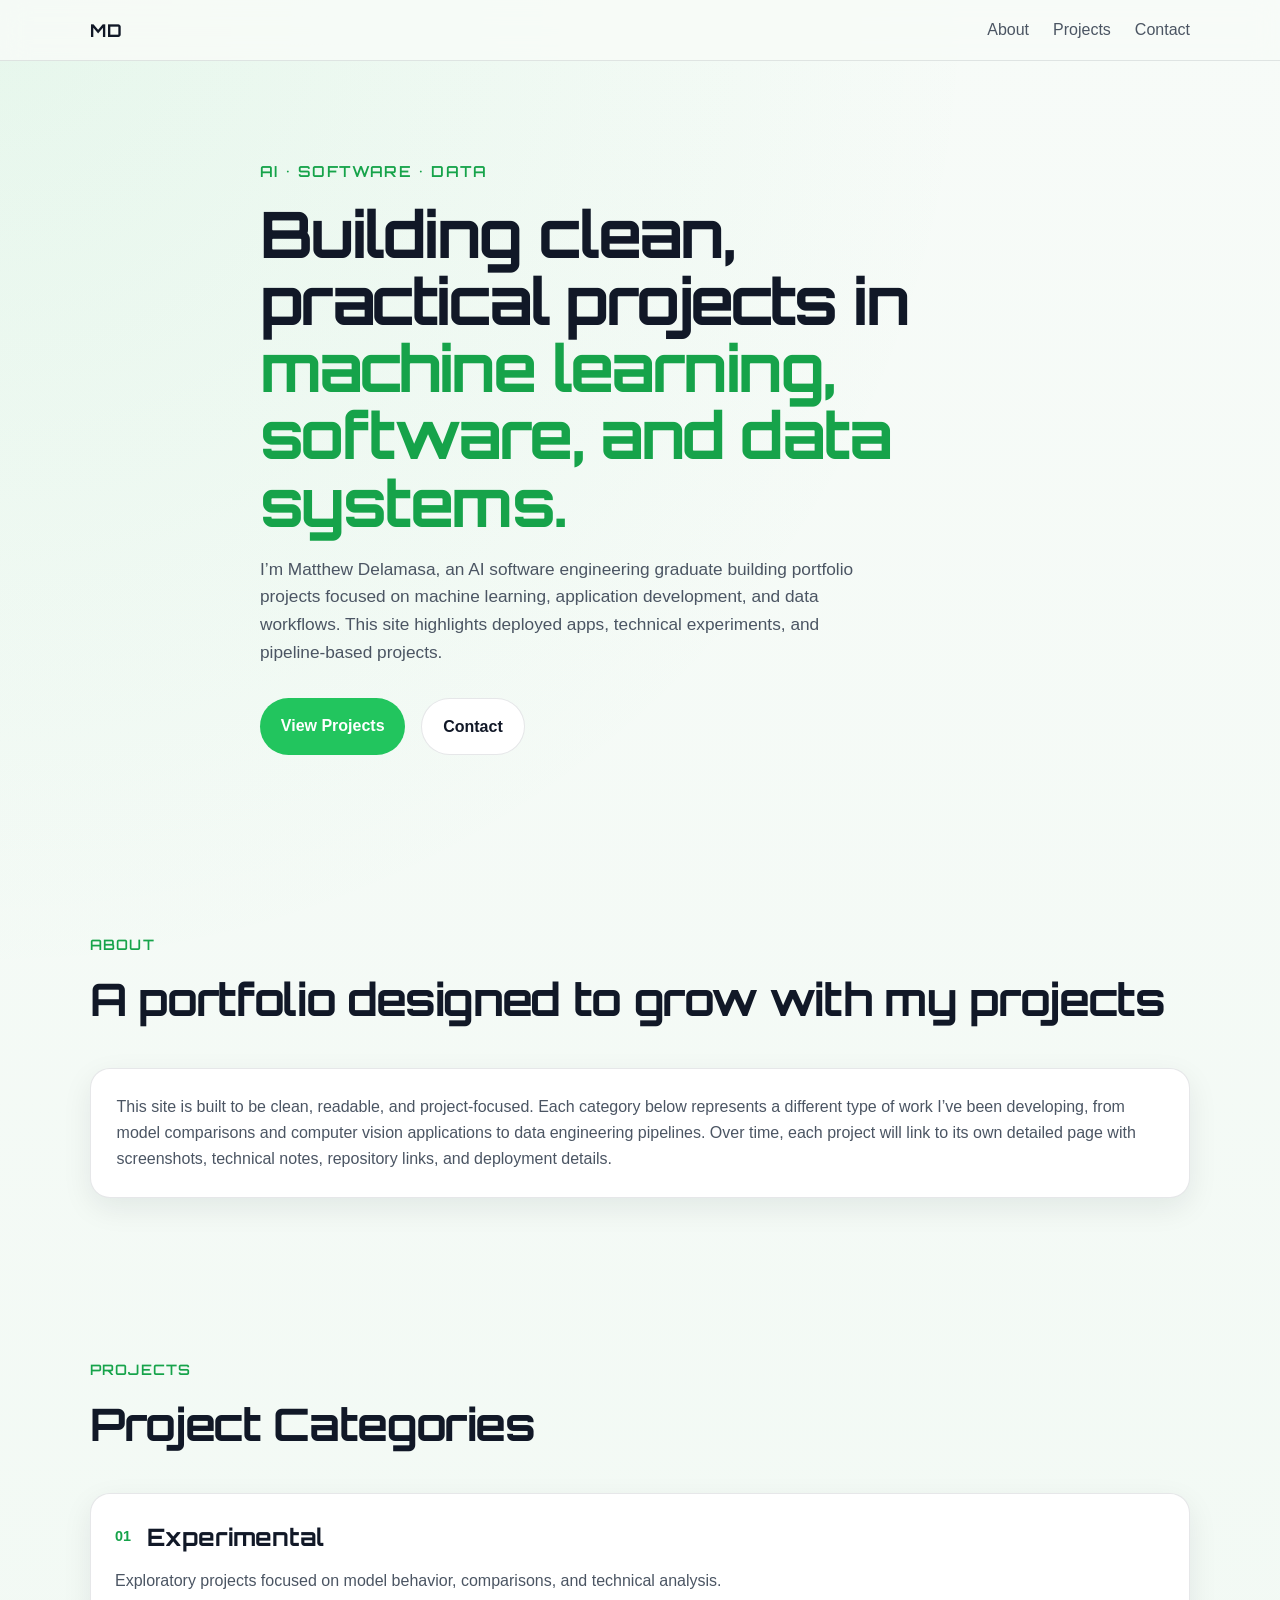
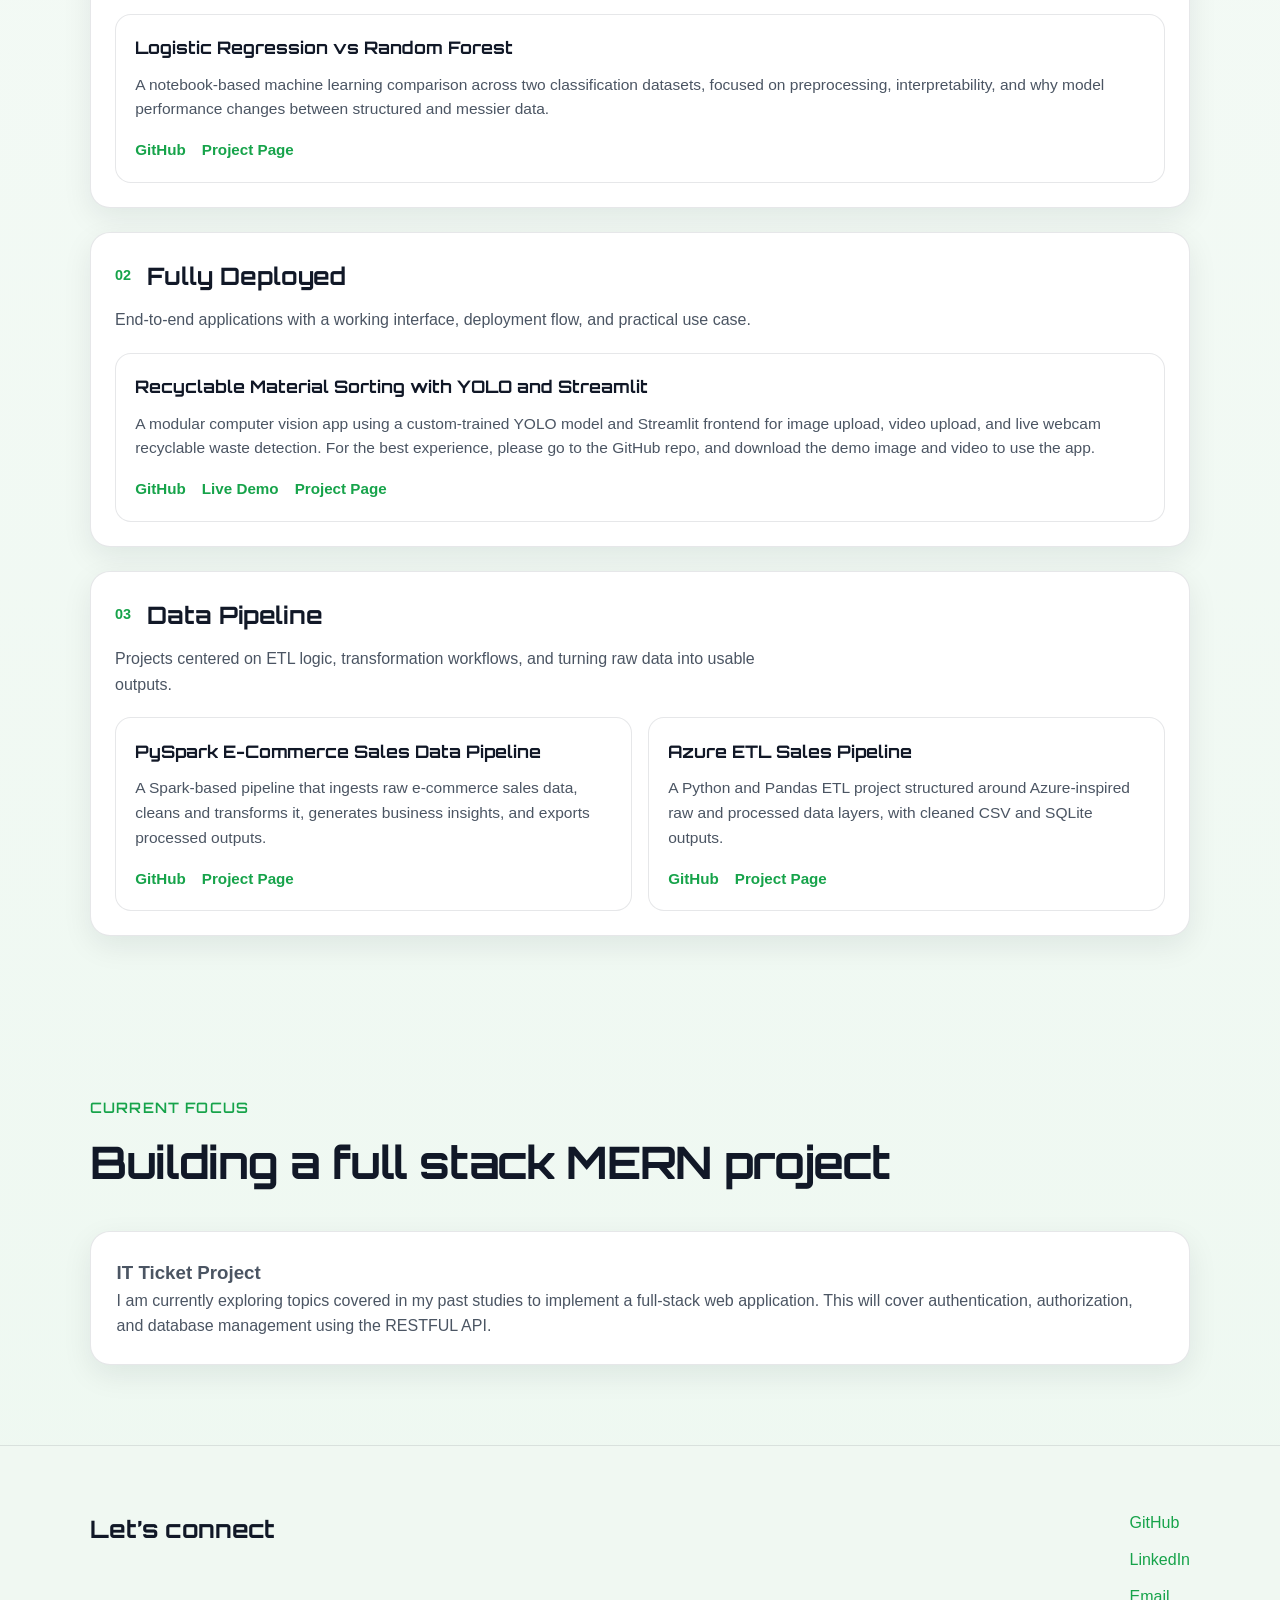
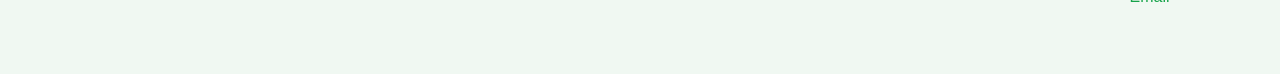
<file: index.html>
<!DOCTYPE html>
<html lang="en">
<head>
  <meta charset="UTF-8" />
  <meta name="viewport" content="width=device-width, initial-scale=1.0" />
  <title>Matthew Delamasa | Portfolio</title>
  <meta
    name="description"
    content="Portfolio website for Matthew Delamasa featuring AI, software, and data projects."
  />
  <link rel="preconnect" href="https://fonts.googleapis.com">
  <link rel="preconnect" href="https://fonts.gstatic.com" crossorigin>
  <link href="https://fonts.googleapis.com/css2?family=Orbitron:wght@400;500;600;700&display=swap" rel="stylesheet">
  <link rel="stylesheet" href="style.css" />
</head>
<body>
  <header class="site-header">
    <div class="container nav">
      <a href="#" class="logo">MD</a>

      <nav class="nav-links">
        <a href="#about">About</a>
        <a href="#categories">Projects</a>
        <a href="#contact">Contact</a>
      </nav>
    </div>
  </header>

  <main>
    <section class="hero">
      <div class="container hero-content">
        <p class="eyebrow">AI • Software • Data</p>

        <h1>
          Building clean, practical projects in
          <span>machine learning, software, and data systems.</span>
        </h1>

        <p class="hero-text">
          I’m Matthew Delamasa, an AI software engineering graduate building portfolio
          projects focused on machine learning, application development, and data workflows.
          This site highlights deployed apps, technical experiments, and pipeline-based projects.
        </p>

        <div class="hero-buttons">
          <a href="#categories" class="btn btn-primary">View Projects</a>
          <a href="#contact" class="btn btn-secondary">Contact</a>
        </div>
      </div>
    </section>

    <section id="about" class="about">
      <div class="container">
        <div class="section-heading">
          <p class="section-label">About</p>
          <h2>A portfolio designed to grow with my projects</h2>
        </div>

        <div class="about-card">
          <p>
            This site is built to be clean, readable, and project-focused. Each category
            below represents a different type of work I’ve been developing, from model
            comparisons and computer vision applications to data engineering pipelines.
            Over time, each project will link to its own detailed page with screenshots,
            technical notes, repository links, and deployment details.
          </p>
        </div>
      </div>
    </section>

    <section id="categories" class="categories">
      <div class="container">
        <div class="section-heading">
          <p class="section-label">Projects</p>
          <h2>Project Categories</h2>
        </div>

        <div class="category-stack">
          <article class="category-panel">
            <div class="category-panel-header">
              <p class="card-tag">01</p>
              <h3>Experimental</h3>
            </div>
            <p class="category-description">
              Exploratory projects focused on model behavior, comparisons, and technical analysis.
            </p>

            <div class="project-list">
              <article class="project-item">
                <h4>Logistic Regression vs Random Forest</h4>
                <p>
                  A notebook-based machine learning comparison across two classification datasets,
                  focused on preprocessing, interpretability, and why model performance changes
                  between structured and messier data.
                </p>
                <div class="project-links">
                  <a href="https://github.com/MatthewDmasa/ml-model-comparison">GitHub</a>
                  <a href="projects\ml-model-comparison.html">Project Page</a>
                </div>
              </article>
            </div>
          </article>

          <article class="category-panel">
            <div class="category-panel-header">
              <p class="card-tag">02</p>
              <h3>Fully Deployed</h3>
            </div>
            <p class="category-description">
              End-to-end applications with a working interface, deployment flow, and practical use case.
            </p>

            <div class="project-list">
              <article class="project-item">
                <h4>Recyclable Material Sorting with YOLO and Streamlit</h4>
                <p>
                  A modular computer vision app using a custom-trained YOLO model and Streamlit
                  frontend for image upload, video upload, and live webcam recyclable waste detection.
                  For the best experience, please go to the GitHub repo, and download the demo image and video
                  to use the app.
                </p>
                <div class="project-links">
                  <a href="https://github.com/MatthewDmasa/recycle-sorter-yolo">GitHub</a>
                  <a href="https://recyclesorter.streamlit.app/">Live Demo</a>
                  <a href="projects\recycle-sorter.html">Project Page</a>
                </div>
              </article>
            </div>
          </article>

          <article class="category-panel">
            <div class="category-panel-header">
              <p class="card-tag">03</p>
              <h3>Data Pipeline</h3>
            </div>
            <p class="category-description">
              Projects centered on ETL logic, transformation workflows, and turning raw data into usable outputs.
            </p>

            <div class="project-list">
              <article class="project-item">
                <h4>PySpark E-Commerce Sales Data Pipeline</h4>
                <p>
                  A Spark-based pipeline that ingests raw e-commerce sales data, cleans and transforms it,
                  generates business insights, and exports processed outputs.
                </p>
                <div class="project-links">
                  <a href="https://github.com/MatthewDmasa/spark-sales-pipeline" target="_blank">GitHub</a>
                  <a href="projects/spark-sales-pipeline.html">Project Page</a>
                </div>
              </article>

              <article class="project-item">
                <h4>Azure ETL Sales Pipeline</h4>
                <p>
                  A Python and Pandas ETL project structured around Azure-inspired raw and processed
                  data layers, with cleaned CSV and SQLite outputs.
                </p>
                <div class="project-links">
                  <a href="https://github.com/MatthewDmasa/azure-etl-sales-pipeline" target="_blank">GitHub</a>
                  <a href="projects/azure-etl-sales-pipeline.html">Project Page</a>
                </div>
              </article>
            </div>
          </article>
        </div>
      </div>
    </section>

    <section class="featured">
      <div class="container">
        <div class="section-heading">
          <p class="section-label">Current Focus</p>
          <h2>Building a full stack MERN project</h2>
        </div>

        <div class="featured-card">
          <h3>IT Ticket Project</h3>
          <p>
            I am currently exploring topics covered in my past studies to implement a full-stack
            web application. This will cover authentication, authorization, and database management
            using the RESTFUL API.
          </p>
        </div>
      </div>
    </section>
  </main>

  <footer id="contact" class="site-footer">
    <div class="container footer-content">
      <div>
        <h2>Let’s connect</h2>
        <p>
        </p>
      </div>

      <div class="footer-links">
        <a href="https://github.com/MatthewDmasa?tab=repositories">GitHub</a>
        <a href="https://www.linkedin.com/in/matthew-delamasa/">LinkedIn</a>
        <a href="mailto:matthew.delamasa@outlook.com">Email</a>
      </div>
    </div>
  </footer>
</body>
</html>
</file>
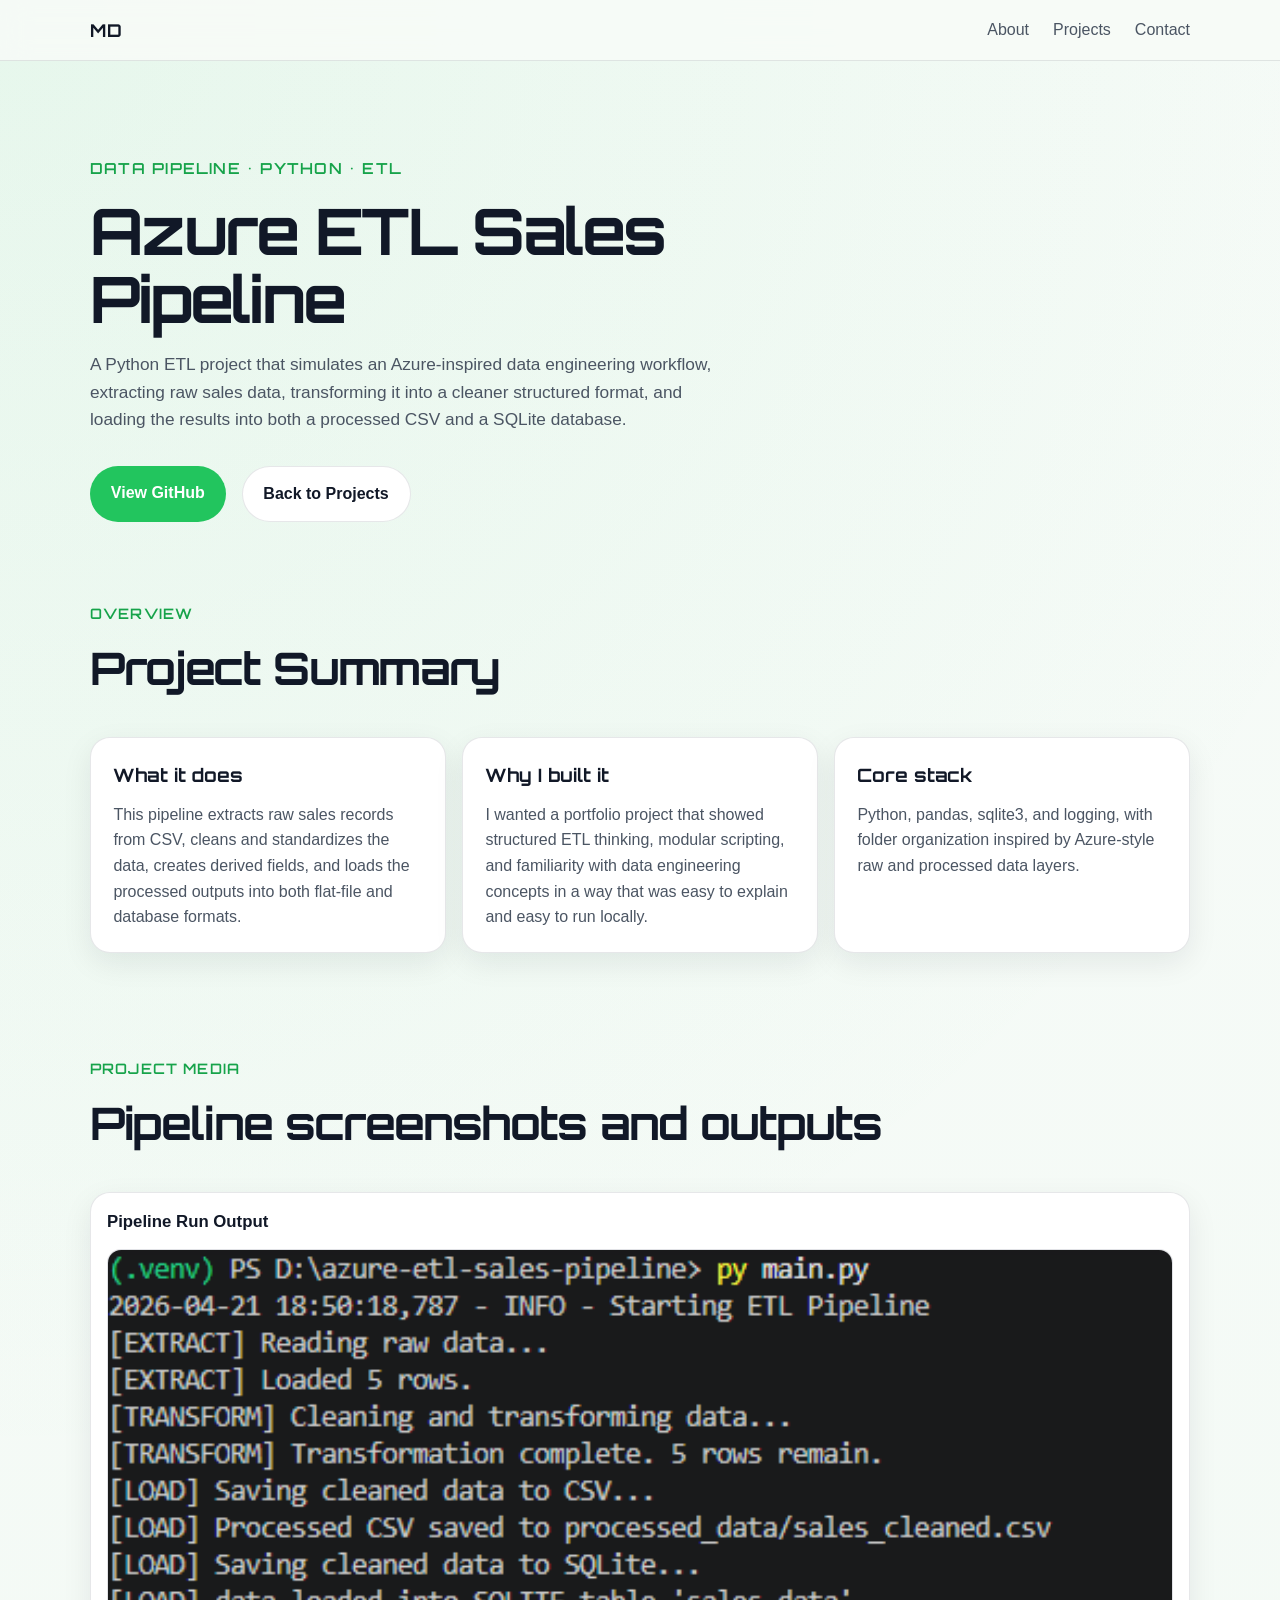
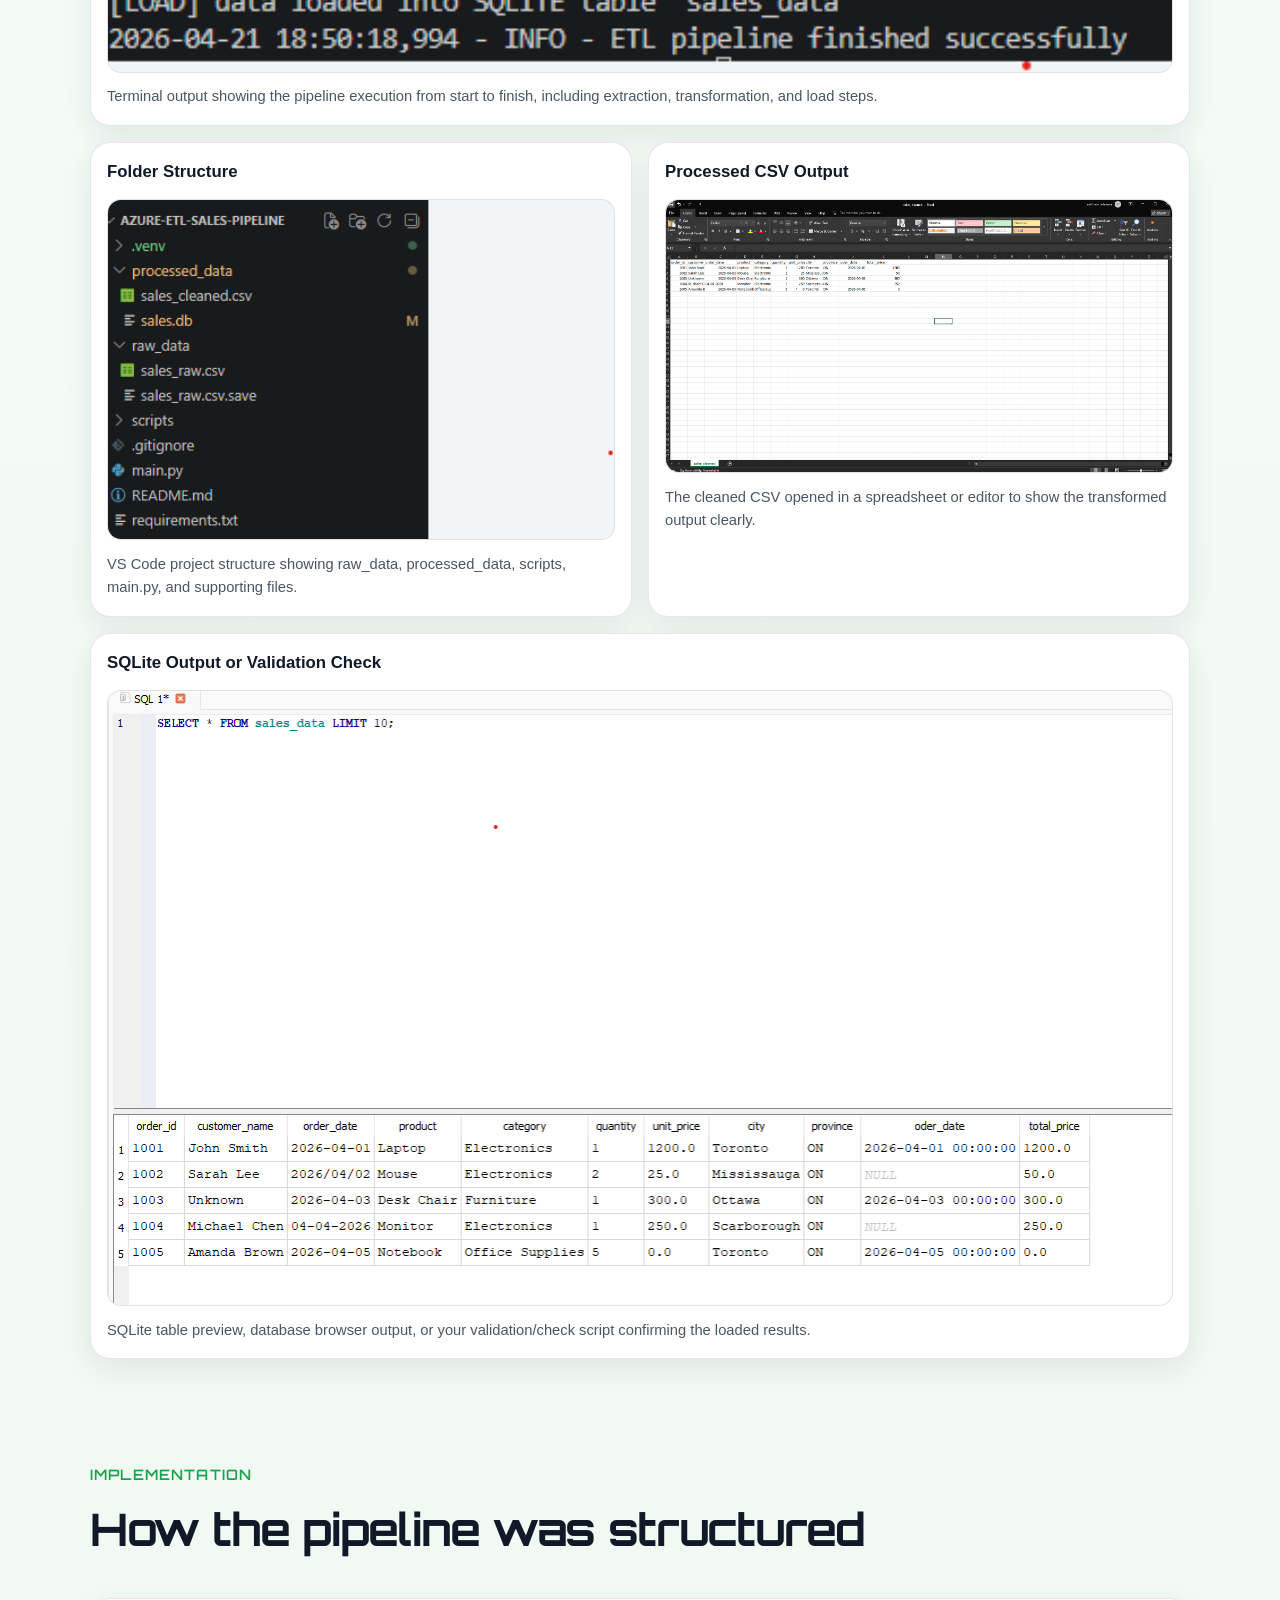
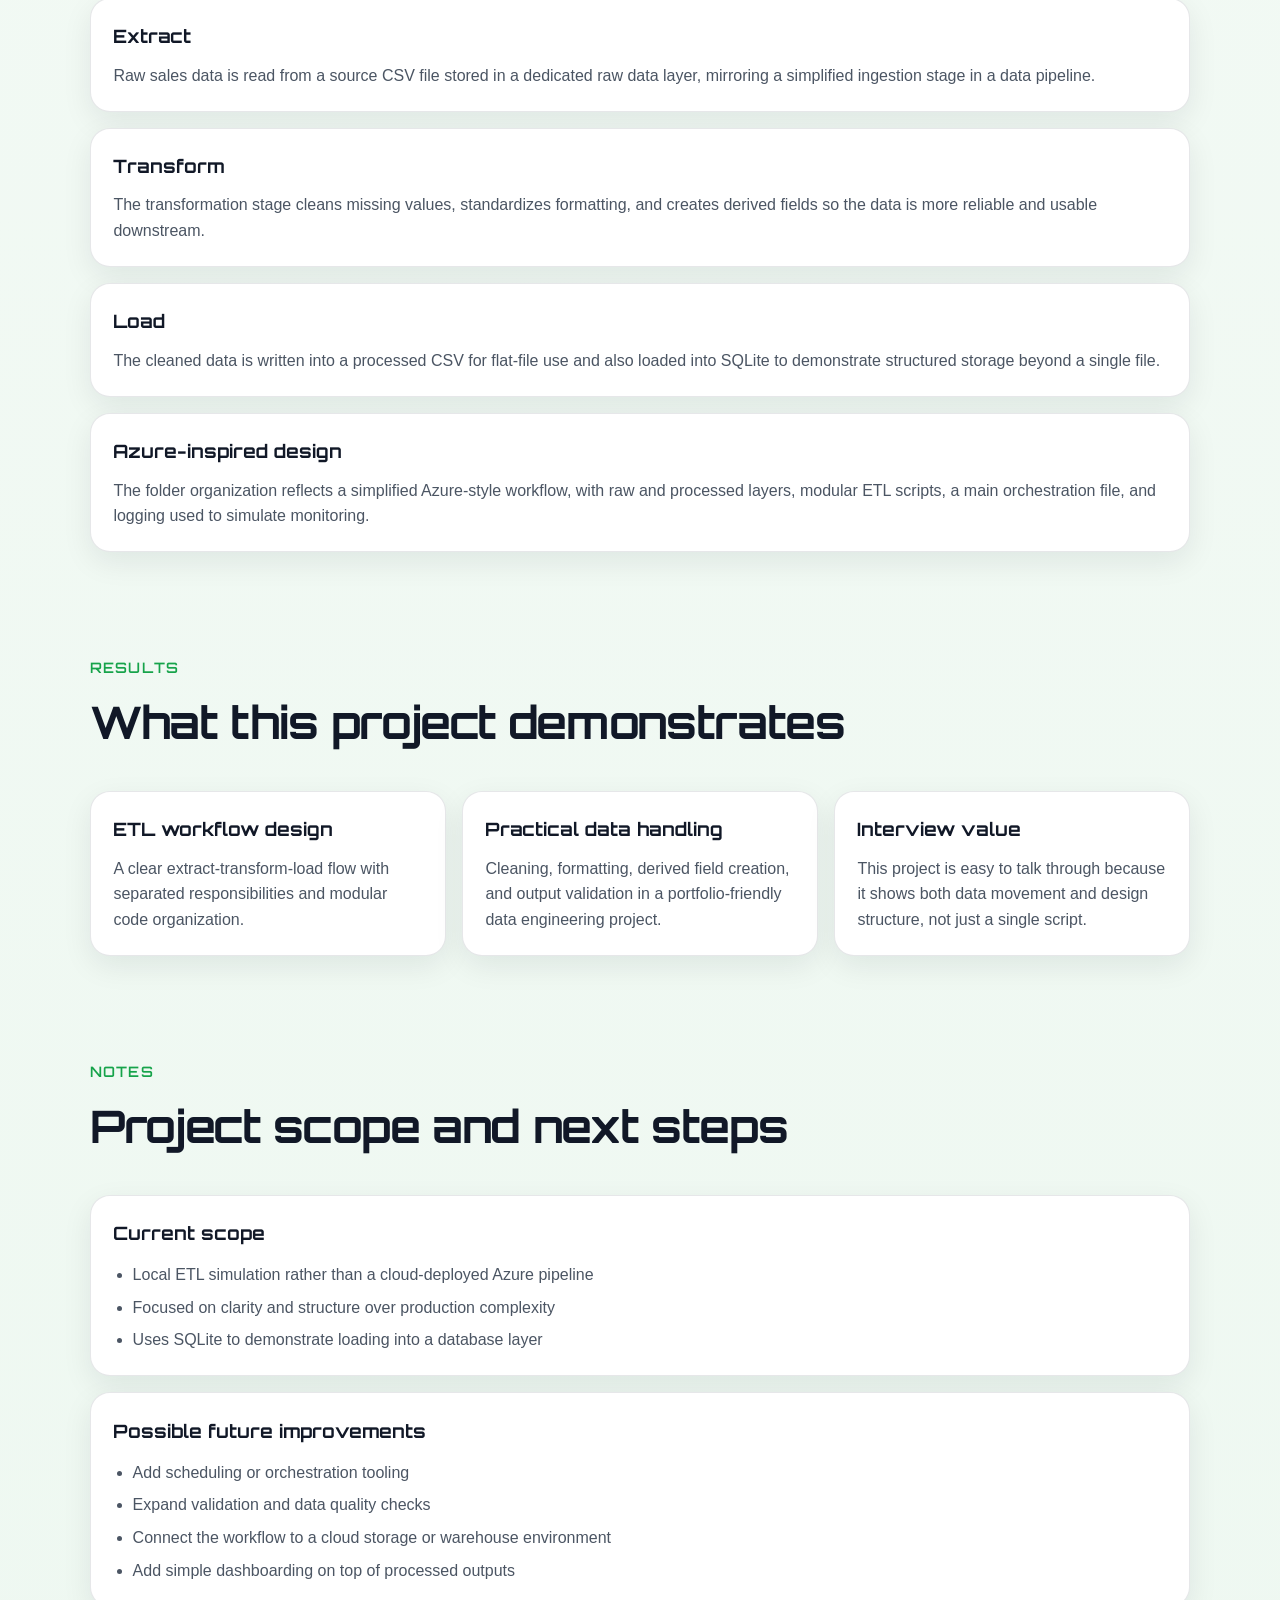
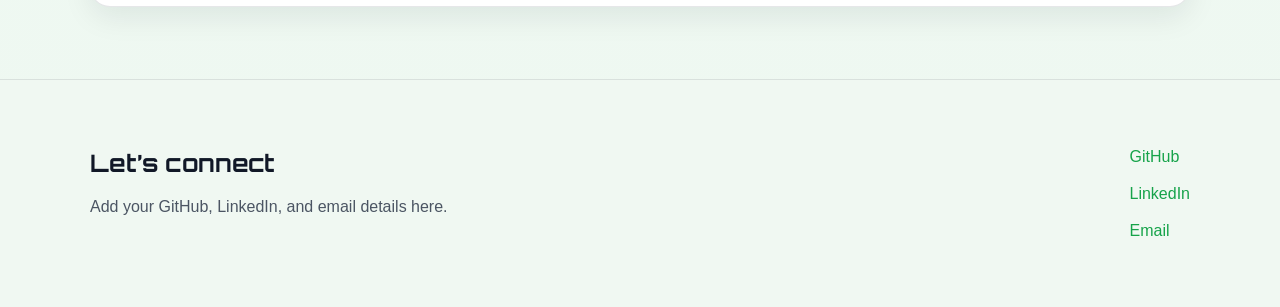
<file: projects/azure-etl-sales-pipeline.html>
<!DOCTYPE html>
<html lang="en">
<head>
  <meta charset="UTF-8" />
  <meta name="viewport" content="width=device-width, initial-scale=1.0" />
  <title>Azure ETL Sales Pipeline | Matthew Delamasa</title>
  <meta
    name="description"
    content="A Python and Pandas ETL project structured around Azure-inspired raw and processed data layers."
  />
  <link rel="preconnect" href="https://fonts.googleapis.com">
  <link rel="preconnect" href="https://fonts.gstatic.com" crossorigin>
  <link href="https://fonts.googleapis.com/css2?family=Orbitron:wght@400;500;600;700&display=swap" rel="stylesheet">
  <link rel="stylesheet" href="../style.css" />
</head>
<body>
  <header class="site-header">
    <div class="container nav">
      <a href="../index.html" class="logo">MD</a>

      <nav class="nav-links">
        <a href="../index.html#about">About</a>
        <a href="../index.html#categories">Projects</a>
        <a href="#contact">Contact</a>
      </nav>
    </div>
  </header>

  <main class="project-page">
    <section class="project-hero">
      <div class="container">
        <p class="eyebrow">Data Pipeline • Python • ETL</p>
        <h1>Azure ETL Sales Pipeline</h1>
        <p class="project-hero-text">
          A Python ETL project that simulates an Azure-inspired data engineering workflow,
          extracting raw sales data, transforming it into a cleaner structured format,
          and loading the results into both a processed CSV and a SQLite database.
        </p>

        <div class="hero-buttons">
          <a href="https://github.com/MatthewDmasa/azure-etl-sales-pipeline" target="_blank" class="btn btn-primary">View GitHub</a>
          <a href="../index.html#categories" class="btn btn-secondary">Back to Projects</a>
        </div>
      </div>
    </section>

    <section class="project-overview">
      <div class="container">
        <div class="section-heading">
          <p class="section-label">Overview</p>
          <h2>Project Summary</h2>
        </div>

        <div class="project-grid">
          <article class="project-card">
            <h3>What it does</h3>
            <p>
              This pipeline extracts raw sales records from CSV, cleans and standardizes
              the data, creates derived fields, and loads the processed outputs into
              both flat-file and database formats.
            </p>
          </article>

          <article class="project-card">
            <h3>Why I built it</h3>
            <p>
              I wanted a portfolio project that showed structured ETL thinking, modular
              scripting, and familiarity with data engineering concepts in a way that
              was easy to explain and easy to run locally.
            </p>
          </article>

          <article class="project-card">
            <h3>Core stack</h3>
            <p>
              Python, pandas, sqlite3, and logging, with folder organization inspired
              by Azure-style raw and processed data layers.
            </p>
          </article>
        </div>
      </div>
    </section>

    <section class="project-media">
      <div class="container">
        <div class="section-heading">
          <p class="section-label">Project Media</p>
          <h2>Pipeline screenshots and outputs</h2>
        </div>

        <div class="media-grid">
          <article class="media-card media-card-large">
            <h3>Pipeline Run Output</h3>
            <img
              src="../assets/images/azure-pipeline-run.png"
              alt="Terminal output showing the Azure ETL sales pipeline running successfully"
            />
            <p class="media-caption">
              Terminal output showing the pipeline execution from
              start to finish, including extraction, transformation, and load steps.
            </p>
          </article>

          <article class="media-card">
            <h3>Folder Structure</h3>
            <img
              src="../assets/images/azure-folder-structure.png"
              alt="Repository folder structure for the Azure ETL sales pipeline project"
            />
            <p class="media-caption">
              VS Code project structure showing raw_data,
              processed_data, scripts, main.py, and supporting files.
            </p>
          </article>

          <article class="media-card">
            <h3>Processed CSV Output</h3>
            <img
              src="../assets/images/azure-processed-csv.png"
              alt="Processed sales CSV output from the ETL pipeline"
            />
            <p class="media-caption">
              The cleaned CSV opened in a spreadsheet or editor
              to show the transformed output clearly.
            </p>
          </article>

          <article class="media-card media-card-large">
            <h3>SQLite Output or Validation Check</h3>
            <img
              src="../assets/images/azure-sqlite-output.png"
              alt="SQLite database output or validation results from the ETL pipeline"
            />
            <p class="media-caption">
              SQLite table preview, database browser output,
              or your validation/check script confirming the loaded results.
            </p>
          </article>
        </div>
      </div>
    </section>

    <section class="project-details">
      <div class="container">
        <div class="section-heading">
          <p class="section-label">Implementation</p>
          <h2>How the pipeline was structured</h2>
        </div>

        <div class="detail-stack">
          <article class="detail-card">
            <h3>Extract</h3>
            <p>
              Raw sales data is read from a source CSV file stored in a dedicated raw
              data layer, mirroring a simplified ingestion stage in a data pipeline.
            </p>
          </article>

          <article class="detail-card">
            <h3>Transform</h3>
            <p>
              The transformation stage cleans missing values, standardizes formatting,
              and creates derived fields so the data is more reliable and usable
              downstream.
            </p>
          </article>

          <article class="detail-card">
            <h3>Load</h3>
            <p>
              The cleaned data is written into a processed CSV for flat-file use and
              also loaded into SQLite to demonstrate structured storage beyond a single file.
            </p>
          </article>

          <article class="detail-card">
            <h3>Azure-inspired design</h3>
            <p>
              The folder organization reflects a simplified Azure-style workflow, with
              raw and processed layers, modular ETL scripts, a main orchestration file,
              and logging used to simulate monitoring.
            </p>
          </article>
        </div>
      </div>
    </section>

    <section class="project-results">
      <div class="container">
        <div class="section-heading">
          <p class="section-label">Results</p>
          <h2>What this project demonstrates</h2>
        </div>

        <div class="project-grid">
          <article class="project-card">
            <h3>ETL workflow design</h3>
            <p>
              A clear extract-transform-load flow with separated responsibilities and
              modular code organization.
            </p>
          </article>

          <article class="project-card">
            <h3>Practical data handling</h3>
            <p>
              Cleaning, formatting, derived field creation, and output validation in a
              portfolio-friendly data engineering project.
            </p>
          </article>

          <article class="project-card">
            <h3>Interview value</h3>
            <p>
              This project is easy to talk through because it shows both data movement
              and design structure, not just a single script.
            </p>
          </article>
        </div>
      </div>
    </section>

    <section class="project-challenges">
      <div class="container">
        <div class="section-heading">
          <p class="section-label">Notes</p>
          <h2>Project scope and next steps</h2>
        </div>

        <div class="detail-stack">
          <article class="detail-card">
            <h3>Current scope</h3>
            <ul>
              <li>Local ETL simulation rather than a cloud-deployed Azure pipeline</li>
              <li>Focused on clarity and structure over production complexity</li>
              <li>Uses SQLite to demonstrate loading into a database layer</li>
            </ul>
          </article>

          <article class="detail-card">
            <h3>Possible future improvements</h3>
            <ul>
              <li>Add scheduling or orchestration tooling</li>
              <li>Expand validation and data quality checks</li>
              <li>Connect the workflow to a cloud storage or warehouse environment</li>
              <li>Add simple dashboarding on top of processed outputs</li>
            </ul>
          </article>
        </div>
      </div>
    </section>
  </main>

  <footer id="contact" class="site-footer">
    <div class="container footer-content">
      <div>
        <h2>Let’s connect</h2>
        <p>
          Add your GitHub, LinkedIn, and email details here.
        </p>
      </div>

      <div class="footer-links">
        <a href="https://github.com/MatthewDmasa?tab=repositories">GitHub</a>
        <a href="https://www.linkedin.com/in/matthew-delamasa/">LinkedIn</a>
        <a href="mailto:matthew.delamasa@outlook.com">Email</a>
      </div>
    </div>
  </footer>
</body>
</html>
</file>
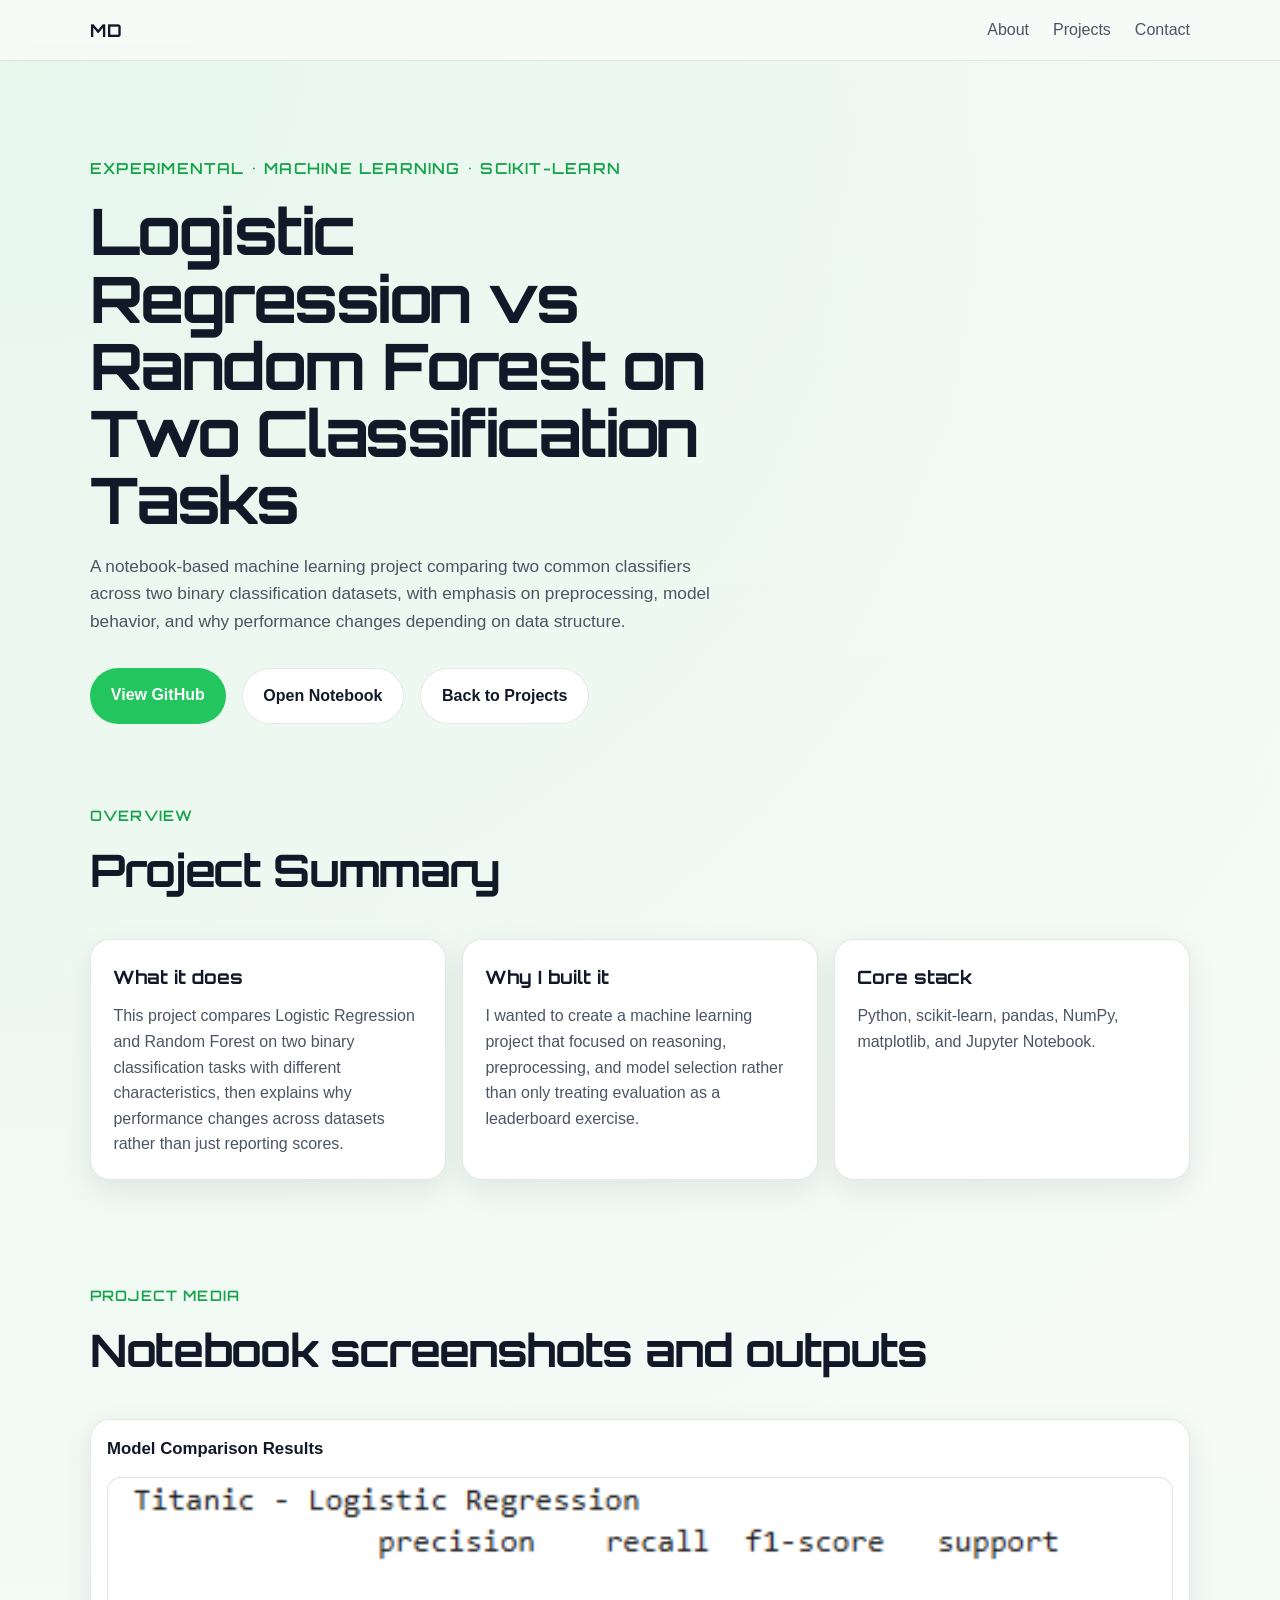
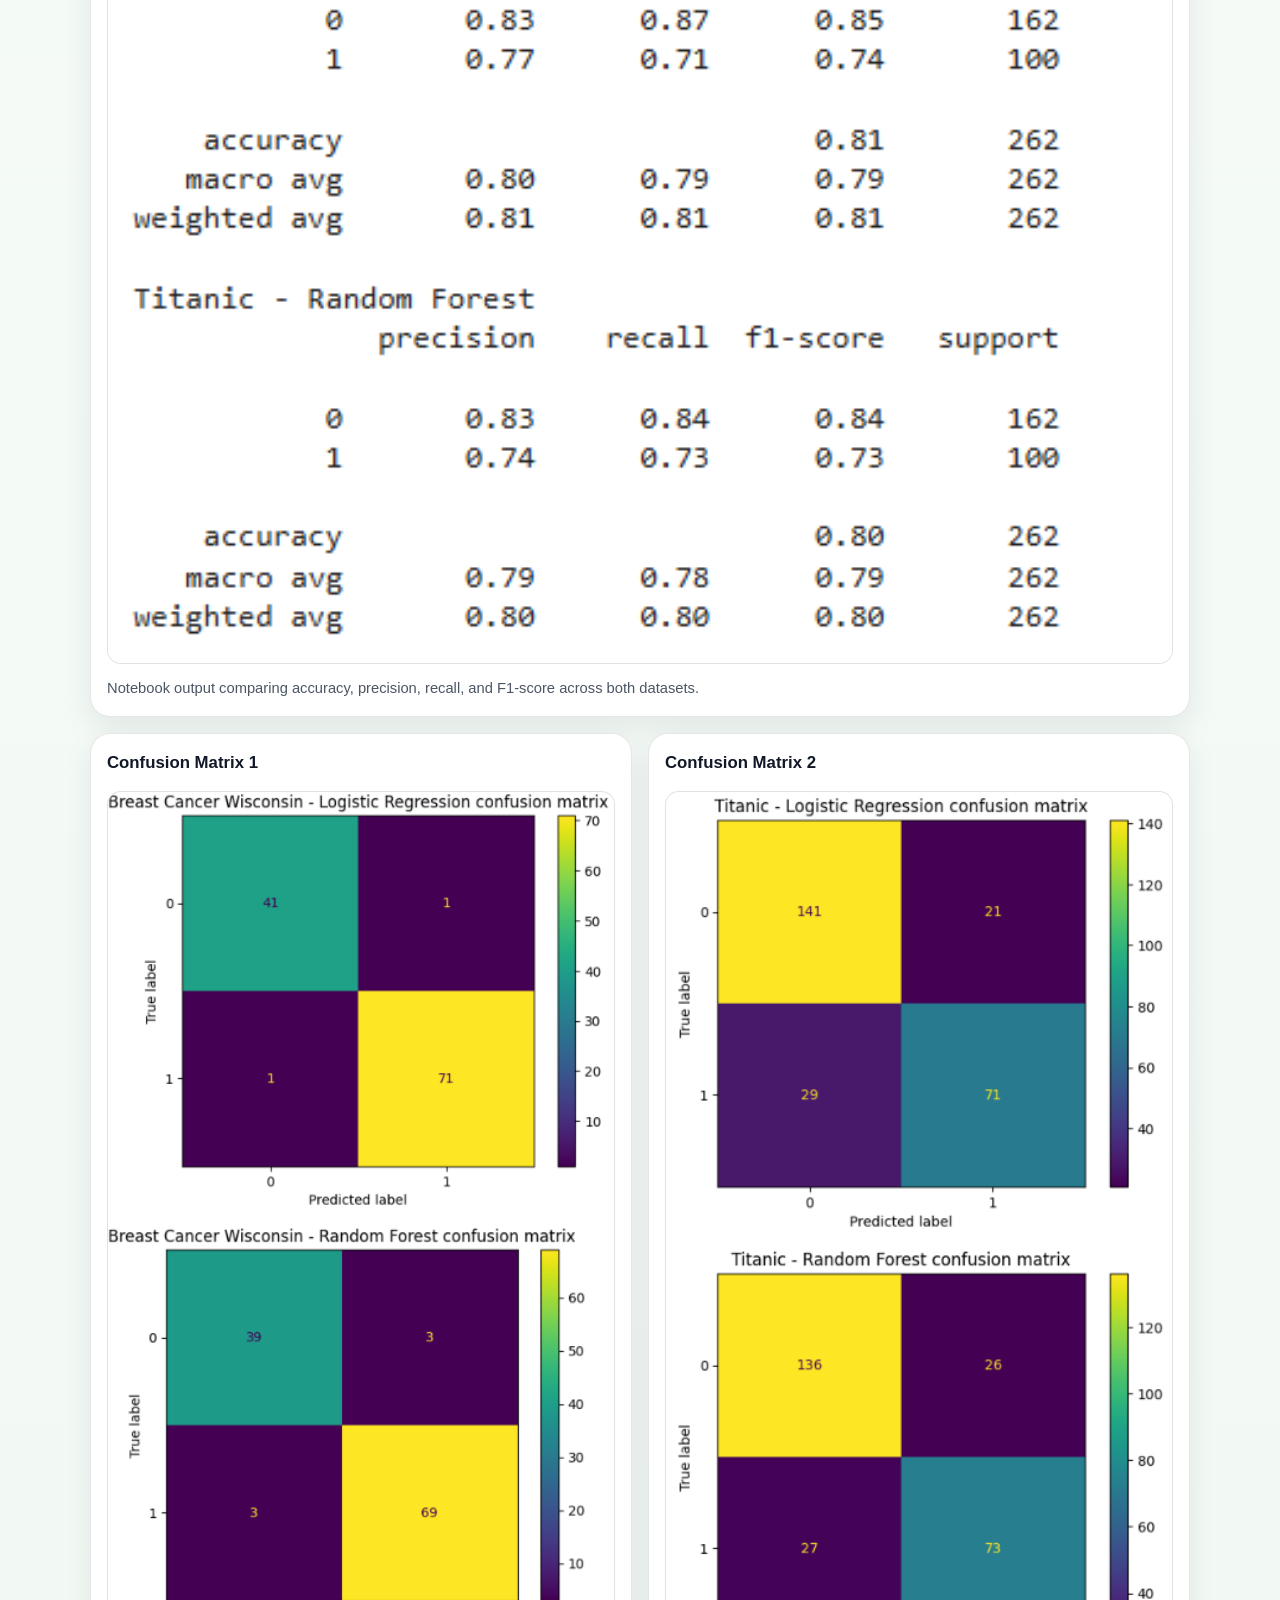
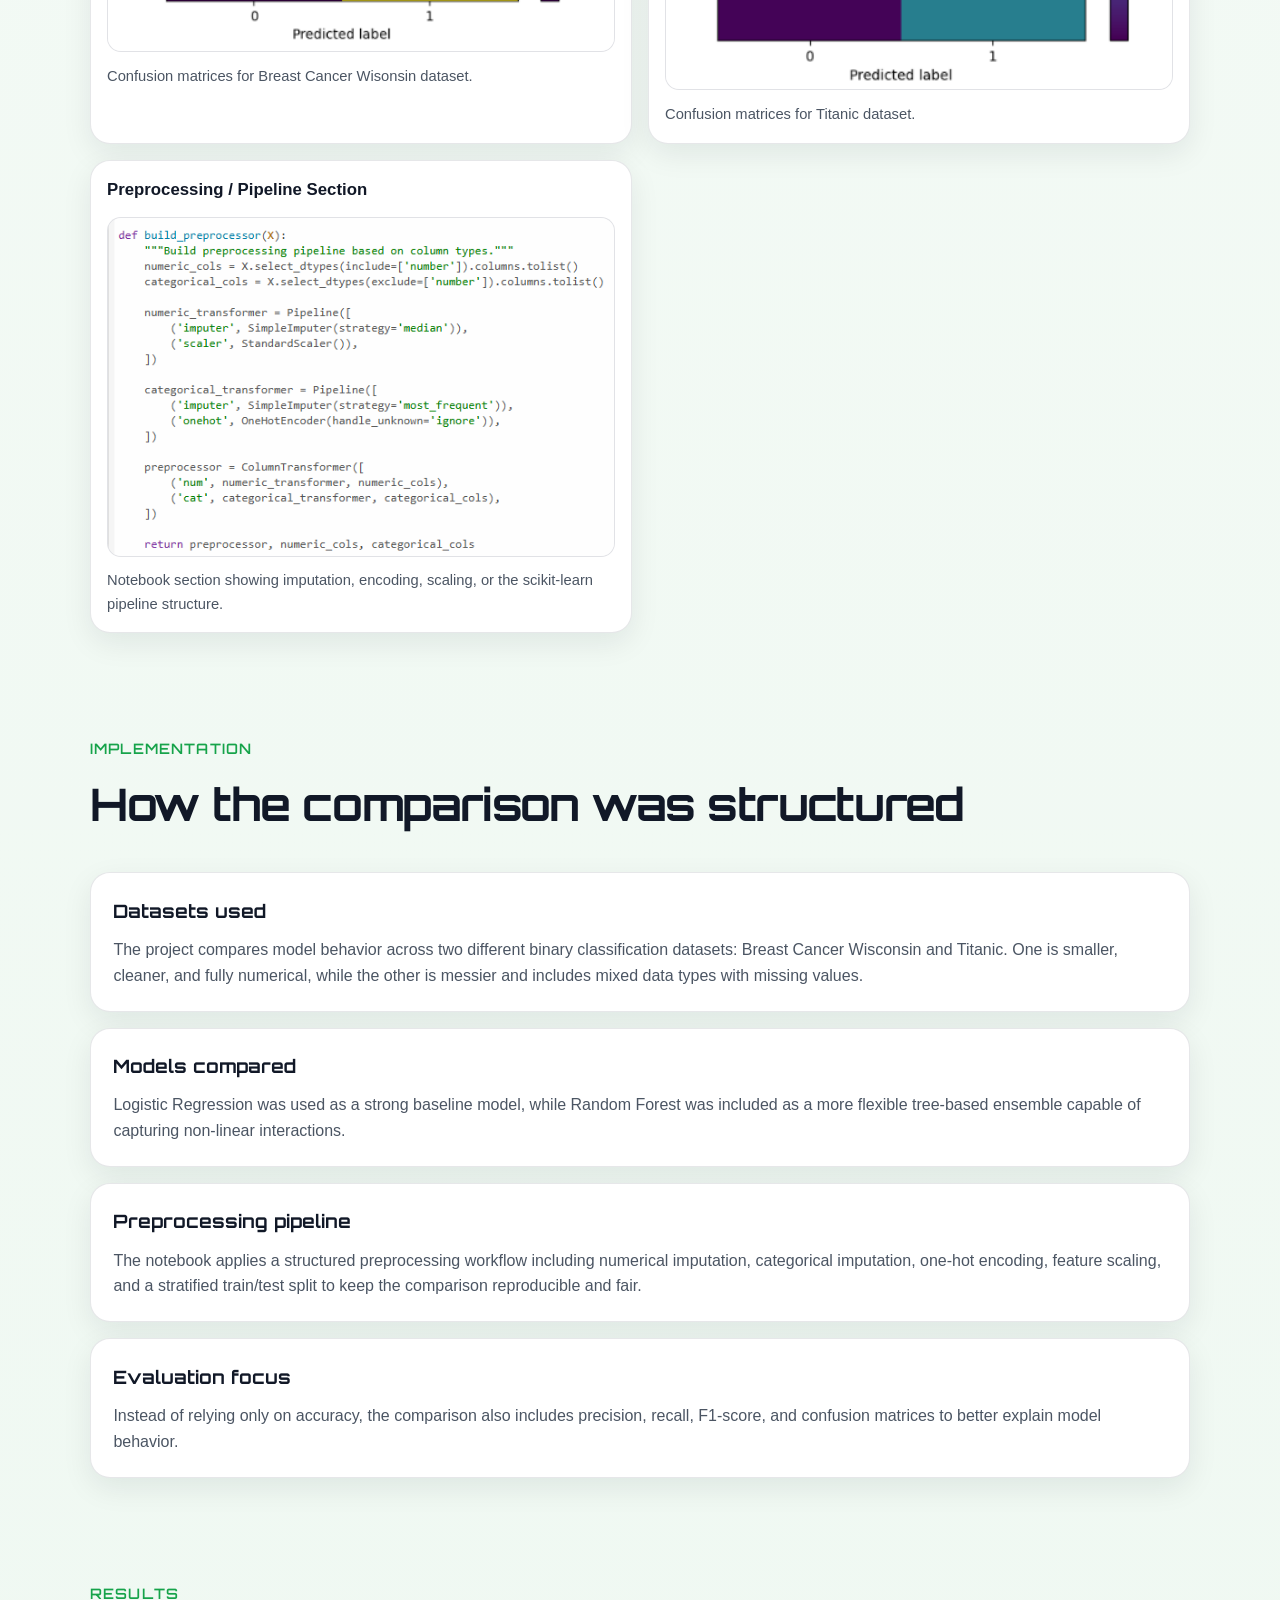
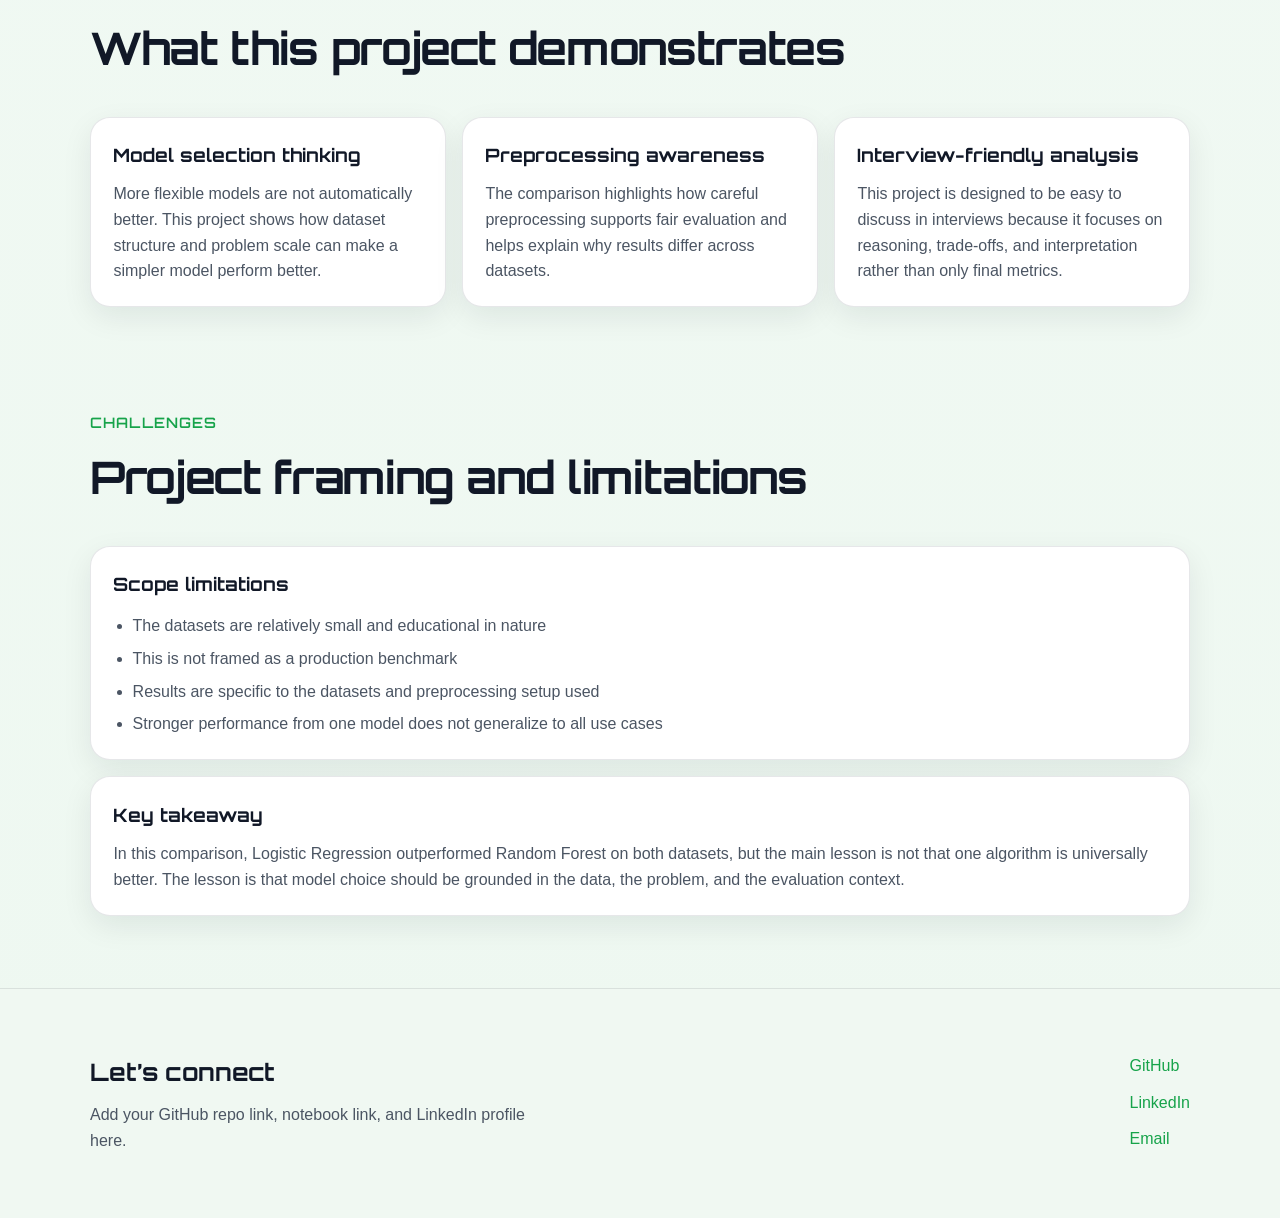
<file: projects/ml-model-comparison.html>
<!DOCTYPE html>
<html lang="en">
<head>
  <meta charset="UTF-8" />
  <meta name="viewport" content="width=device-width, initial-scale=1.0" />
  <title>Logistic Regression vs Random Forest | Matthew Delamasa</title>
  <meta
    name="description"
    content="A machine learning comparison project analyzing Logistic Regression and Random Forest across two classification datasets."
  />
  <link rel="preconnect" href="https://fonts.googleapis.com">
  <link rel="preconnect" href="https://fonts.gstatic.com" crossorigin>
  <link href="https://fonts.googleapis.com/css2?family=Orbitron:wght@400;500;600;700&display=swap" rel="stylesheet">
  <link rel="stylesheet" href="../style.css" />
</head>
<body>
  <header class="site-header">
    <div class="container nav">
      <a href="../index.html" class="logo">MD</a>

      <nav class="nav-links">
        <a href="../index.html#about">About</a>
        <a href="../index.html#categories">Projects</a>
        <a href="#contact">Contact</a>
      </nav>
    </div>
  </header>

  <main class="project-page">
    <section class="project-hero">
      <div class="container">
        <p class="eyebrow">Experimental • Machine Learning • Scikit-learn</p>
        <h1>Logistic Regression vs Random Forest on Two Classification Tasks</h1>
        <p class="project-hero-text">
          A notebook-based machine learning project comparing two common classifiers
          across two binary classification datasets, with emphasis on preprocessing,
          model behavior, and why performance changes depending on data structure.
        </p>

        <div class="hero-buttons">
          <a href="https://github.com/MatthewDmasa/ml-model-comparison" class="btn btn-primary">View GitHub</a>
          <a href="https://github.com/MatthewDmasa/ml-model-comparison/blob/main/model_comparison_analysis.ipynb" class="btn btn-secondary">Open Notebook</a>
          <a href="../index.html#categories" class="btn btn-secondary">Back to Projects</a>
        </div>
      </div>
    </section>

    <section class="project-overview">
      <div class="container">
        <div class="section-heading">
          <p class="section-label">Overview</p>
          <h2>Project Summary</h2>
        </div>

        <div class="project-grid">
          <article class="project-card">
            <h3>What it does</h3>
            <p>
              This project compares Logistic Regression and Random Forest on two binary
              classification tasks with different characteristics, then explains why
              performance changes across datasets rather than just reporting scores.
            </p>
          </article>

          <article class="project-card">
            <h3>Why I built it</h3>
            <p>
              I wanted to create a machine learning project that focused on reasoning,
              preprocessing, and model selection rather than only treating evaluation
              as a leaderboard exercise.
            </p>
          </article>

          <article class="project-card">
            <h3>Core stack</h3>
            <p>
              Python, scikit-learn, pandas, NumPy, matplotlib, and Jupyter Notebook.
            </p>
          </article>
        </div>
      </div>
    </section>

    <section class="project-media">
      <div class="container">
        <div class="section-heading">
          <p class="section-label">Project Media</p>
          <h2>Notebook screenshots and outputs</h2>
        </div>

        <div class="media-grid">
          <article class="media-card media-card-large">
            <h3>Model Comparison Results</h3>
            <img
              src="../assets/images/ml-results-summary.png"
              alt="Model comparison results table showing Logistic Regression and Random Forest performance"
            />
            <p class="media-caption">
              Notebook output comparing accuracy,
              precision, recall, and F1-score across both datasets.
            </p>
          </article>

          <article class="media-card">
            <h3>Confusion Matrix 1</h3>
            <img
              src="../assets/images/ml-confusion-matrix1.png"
              alt="Confusion matrix or model evaluation visualization"
            />
            <p class="media-caption">
              Confusion matrices for Breast Cancer Wisonsin dataset.
            </p>
          </article>

          <article class="media-card">
            <h3>Confusion Matrix 2</h3>
            <img
              src="../assets/images/ml-confusion-matrix2.png"
              alt="Confusion matrix or model evaluation visualization"
            />
            <p class="media-caption">
              Confusion matrices for Titanic dataset.
            </p>
          </article>



          <article class="media-card">
            <h3>Preprocessing / Pipeline Section</h3>
            <img
              src="../assets/images/ml-preprocessing-pipeline.png"
              alt="Notebook preprocessing pipeline screenshot"
            />
            <p class="media-caption">
              Notebook section showing imputation,
              encoding, scaling, or the scikit-learn pipeline structure.
            </p>
          </article>

        </div>
      </div>
    </section>

    <section class="project-details">
      <div class="container">
        <div class="section-heading">
          <p class="section-label">Implementation</p>
          <h2>How the comparison was structured</h2>
        </div>

        <div class="detail-stack">
          <article class="detail-card">
            <h3>Datasets used</h3>
            <p>
              The project compares model behavior across two different binary classification
              datasets: Breast Cancer Wisconsin and Titanic. One is smaller, cleaner,
              and fully numerical, while the other is messier and includes mixed data types
              with missing values.
            </p>
          </article>

          <article class="detail-card">
            <h3>Models compared</h3>
            <p>
              Logistic Regression was used as a strong baseline model, while Random Forest
              was included as a more flexible tree-based ensemble capable of capturing
              non-linear interactions.
            </p>
          </article>

          <article class="detail-card">
            <h3>Preprocessing pipeline</h3>
            <p>
              The notebook applies a structured preprocessing workflow including
              numerical imputation, categorical imputation, one-hot encoding,
              feature scaling, and a stratified train/test split to keep the
              comparison reproducible and fair.
            </p>
          </article>

          <article class="detail-card">
            <h3>Evaluation focus</h3>
            <p>
              Instead of relying only on accuracy, the comparison also includes
              precision, recall, F1-score, and confusion matrices to better explain
              model behavior.
            </p>
          </article>
        </div>
      </div>
    </section>

    <section class="project-results">
      <div class="container">
        <div class="section-heading">
          <p class="section-label">Results</p>
          <h2>What this project demonstrates</h2>
        </div>

        <div class="project-grid">
          <article class="project-card">
            <h3>Model selection thinking</h3>
            <p>
              More flexible models are not automatically better. This project shows how
              dataset structure and problem scale can make a simpler model perform better.
            </p>
          </article>

          <article class="project-card">
            <h3>Preprocessing awareness</h3>
            <p>
              The comparison highlights how careful preprocessing supports fair evaluation
              and helps explain why results differ across datasets.
            </p>
          </article>

          <article class="project-card">
            <h3>Interview-friendly analysis</h3>
            <p>
              This project is designed to be easy to discuss in interviews because it
              focuses on reasoning, trade-offs, and interpretation rather than only final metrics.
            </p>
          </article>
        </div>
      </div>
    </section>

    <section class="project-challenges">
      <div class="container">
        <div class="section-heading">
          <p class="section-label">Challenges</p>
          <h2>Project framing and limitations</h2>
        </div>

        <div class="detail-stack">
          <article class="detail-card">
            <h3>Scope limitations</h3>
            <ul>
              <li>The datasets are relatively small and educational in nature</li>
              <li>This is not framed as a production benchmark</li>
              <li>Results are specific to the datasets and preprocessing setup used</li>
              <li>Stronger performance from one model does not generalize to all use cases</li>
            </ul>
          </article>

          <article class="detail-card">
            <h3>Key takeaway</h3>
            <p>
              In this comparison, Logistic Regression outperformed Random Forest on both
              datasets, but the main lesson is not that one algorithm is universally better.
              The lesson is that model choice should be grounded in the data, the problem,
              and the evaluation context.
            </p>
          </article>
        </div>
      </div>
    </section>
  </main>

  <footer id="contact" class="site-footer">
    <div class="container footer-content">
      <div>
        <h2>Let’s connect</h2>
        <p>
          Add your GitHub repo link, notebook link, and LinkedIn profile here.
        </p>
      </div>

      <div class="footer-links">
        <a href="https://github.com/MatthewDmasa?tab=repositories">GitHub</a>
        <a href="https://www.linkedin.com/in/matthew-delamasa/">LinkedIn</a>
        <a href="mailto:matthew.delamasa@outlook.com">Email</a>
      </div>
    </div>
  </footer>
</body>
</html>
</file>
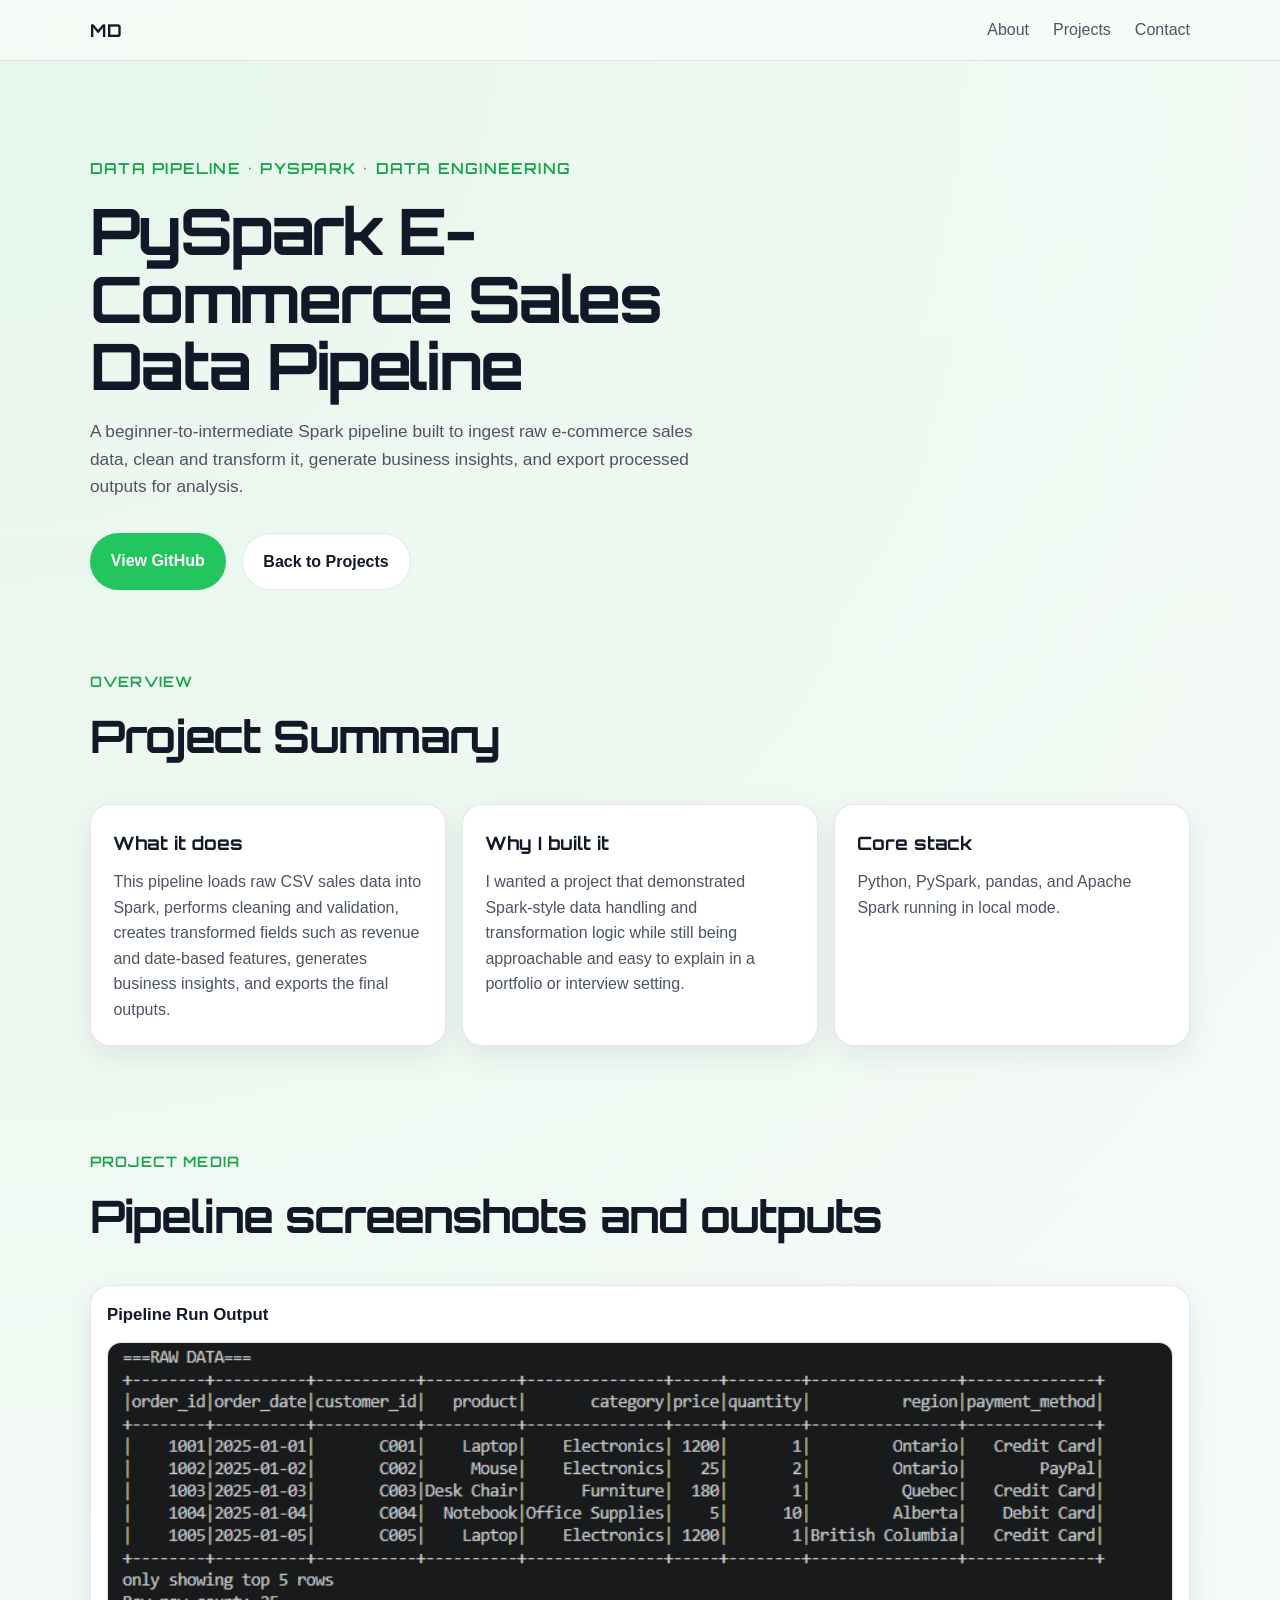
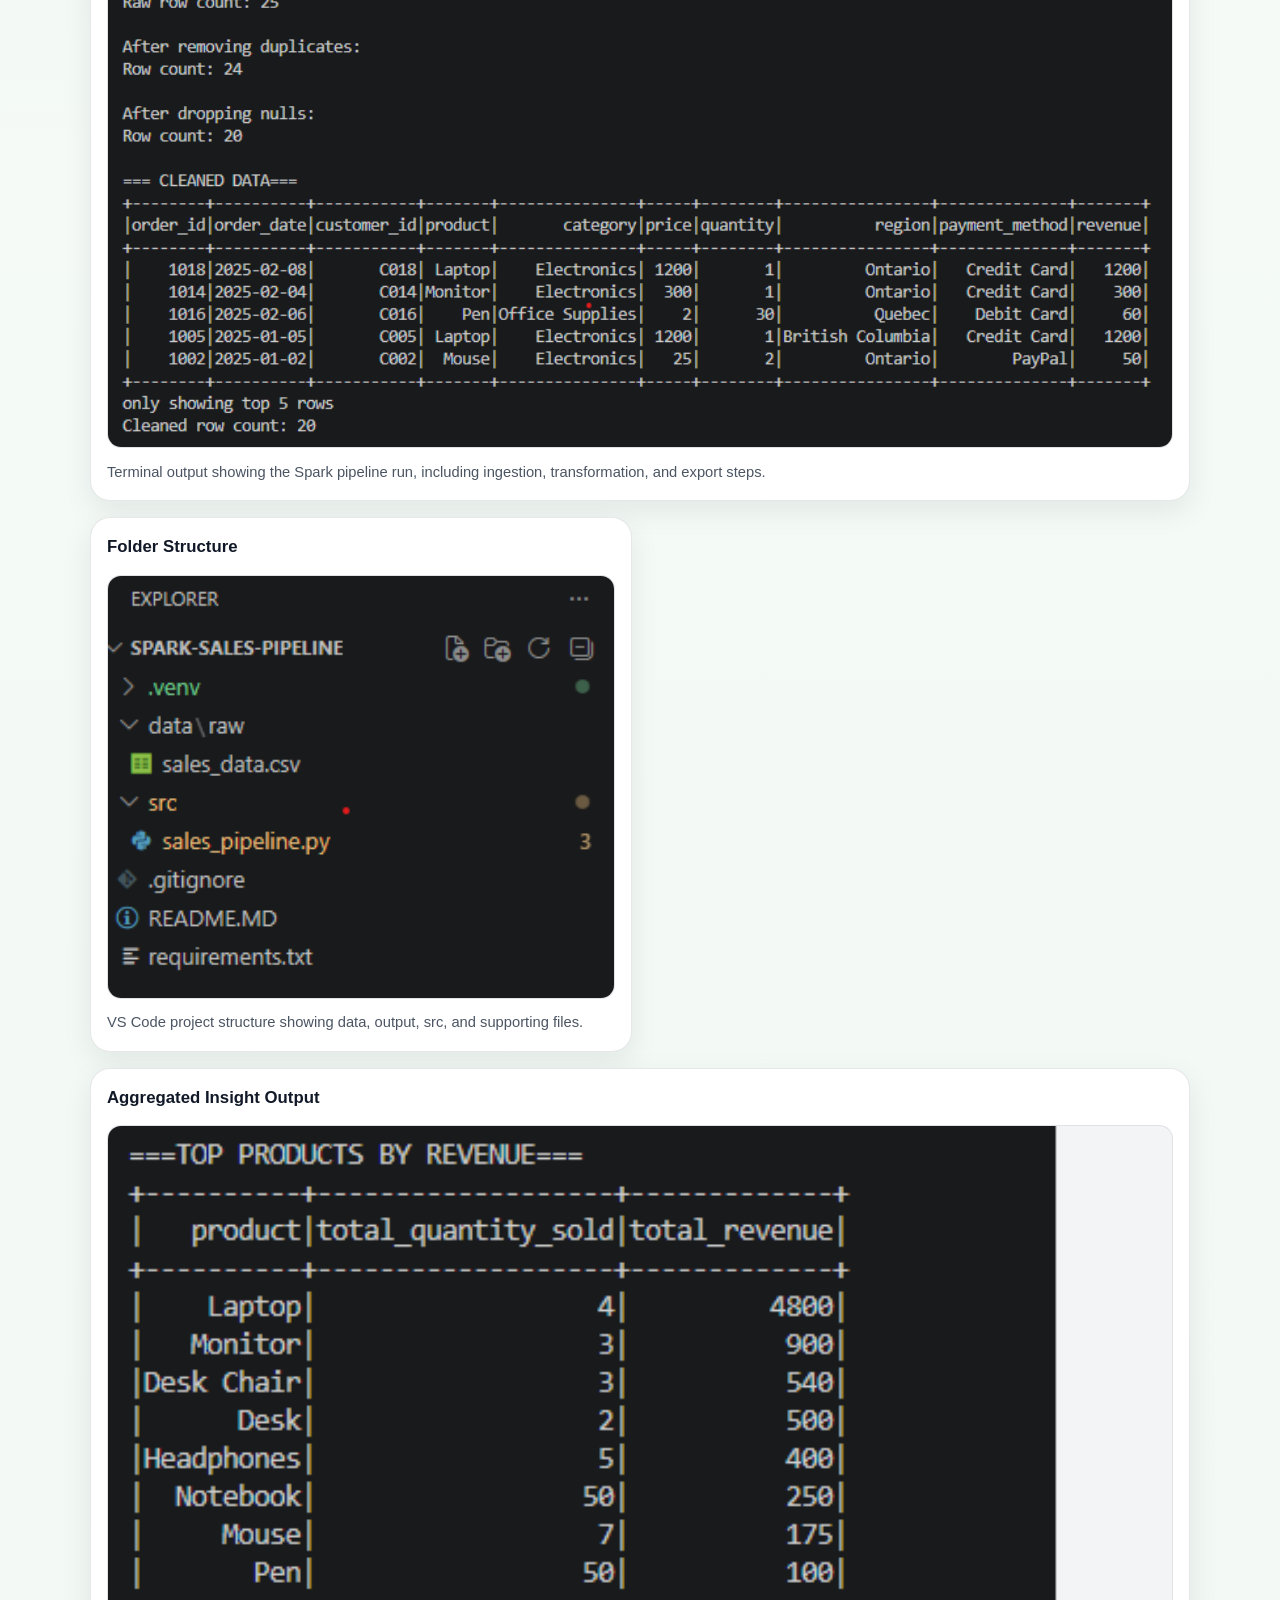
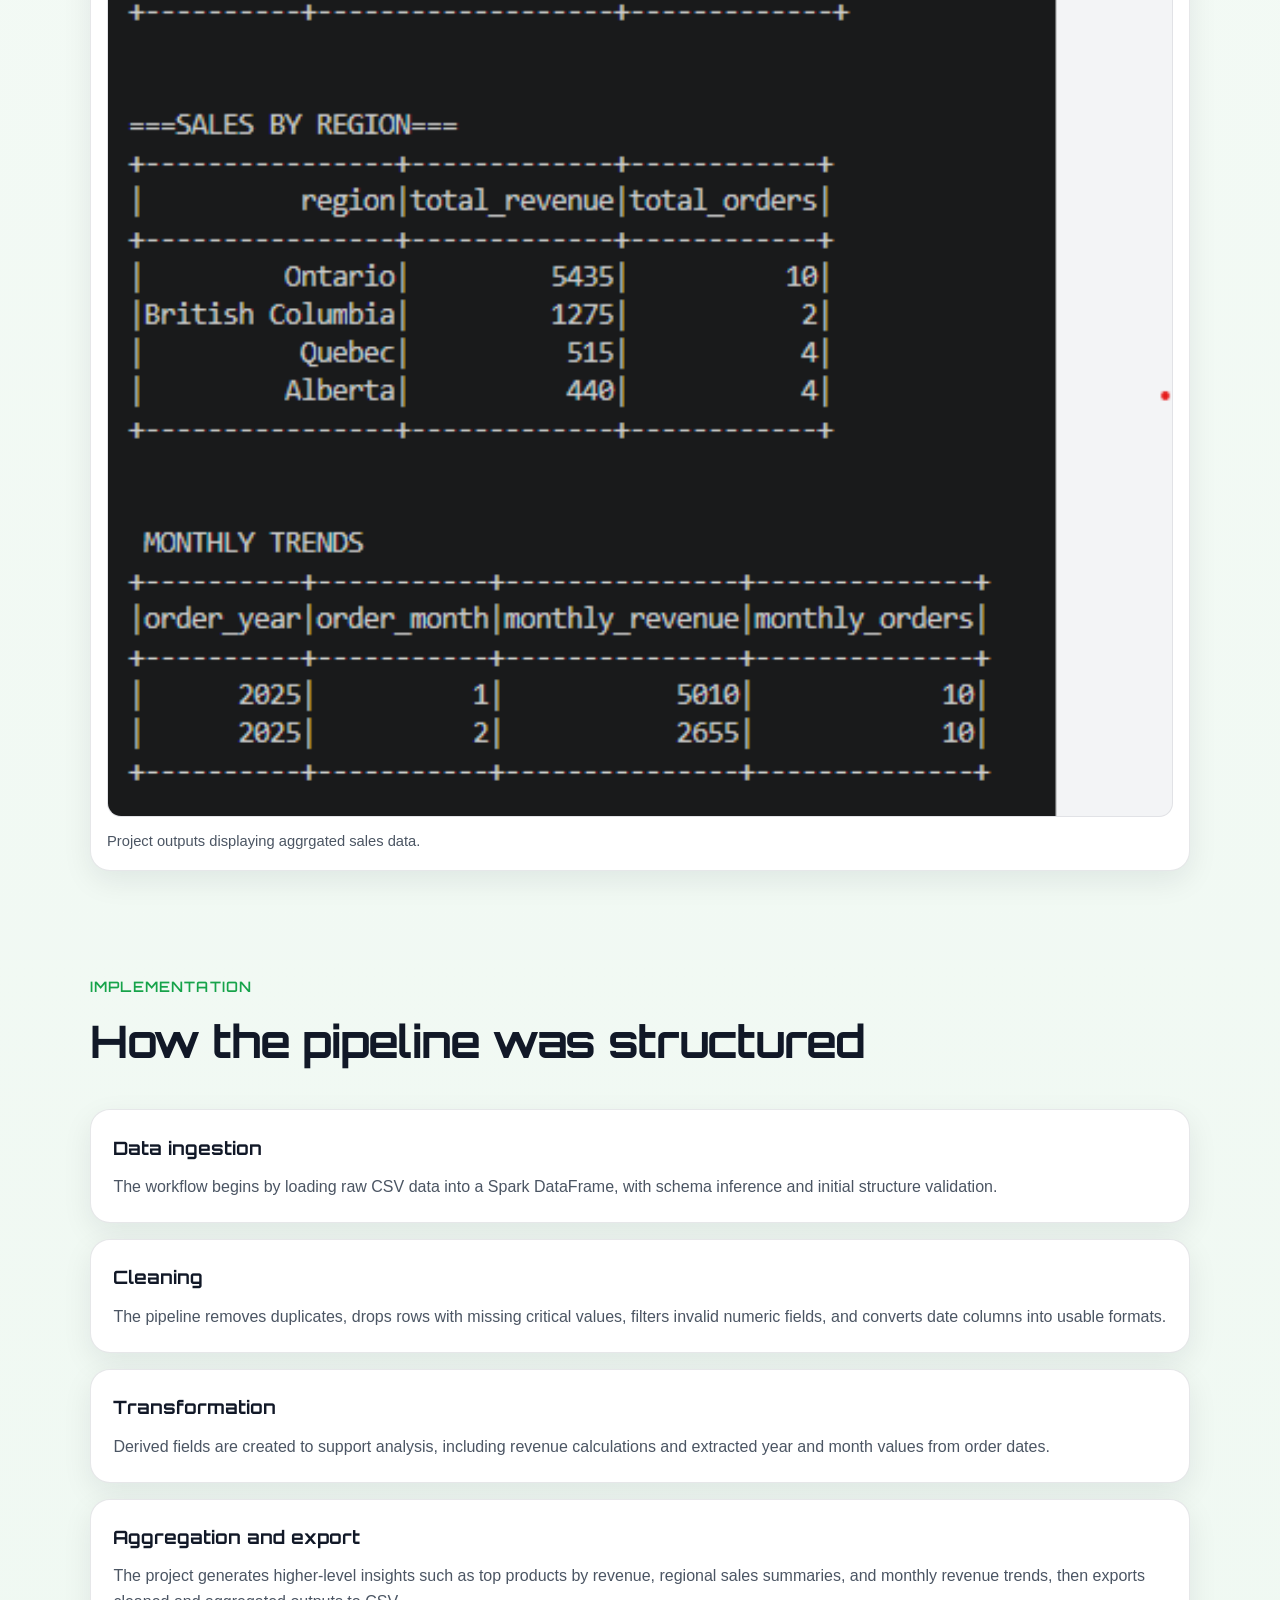
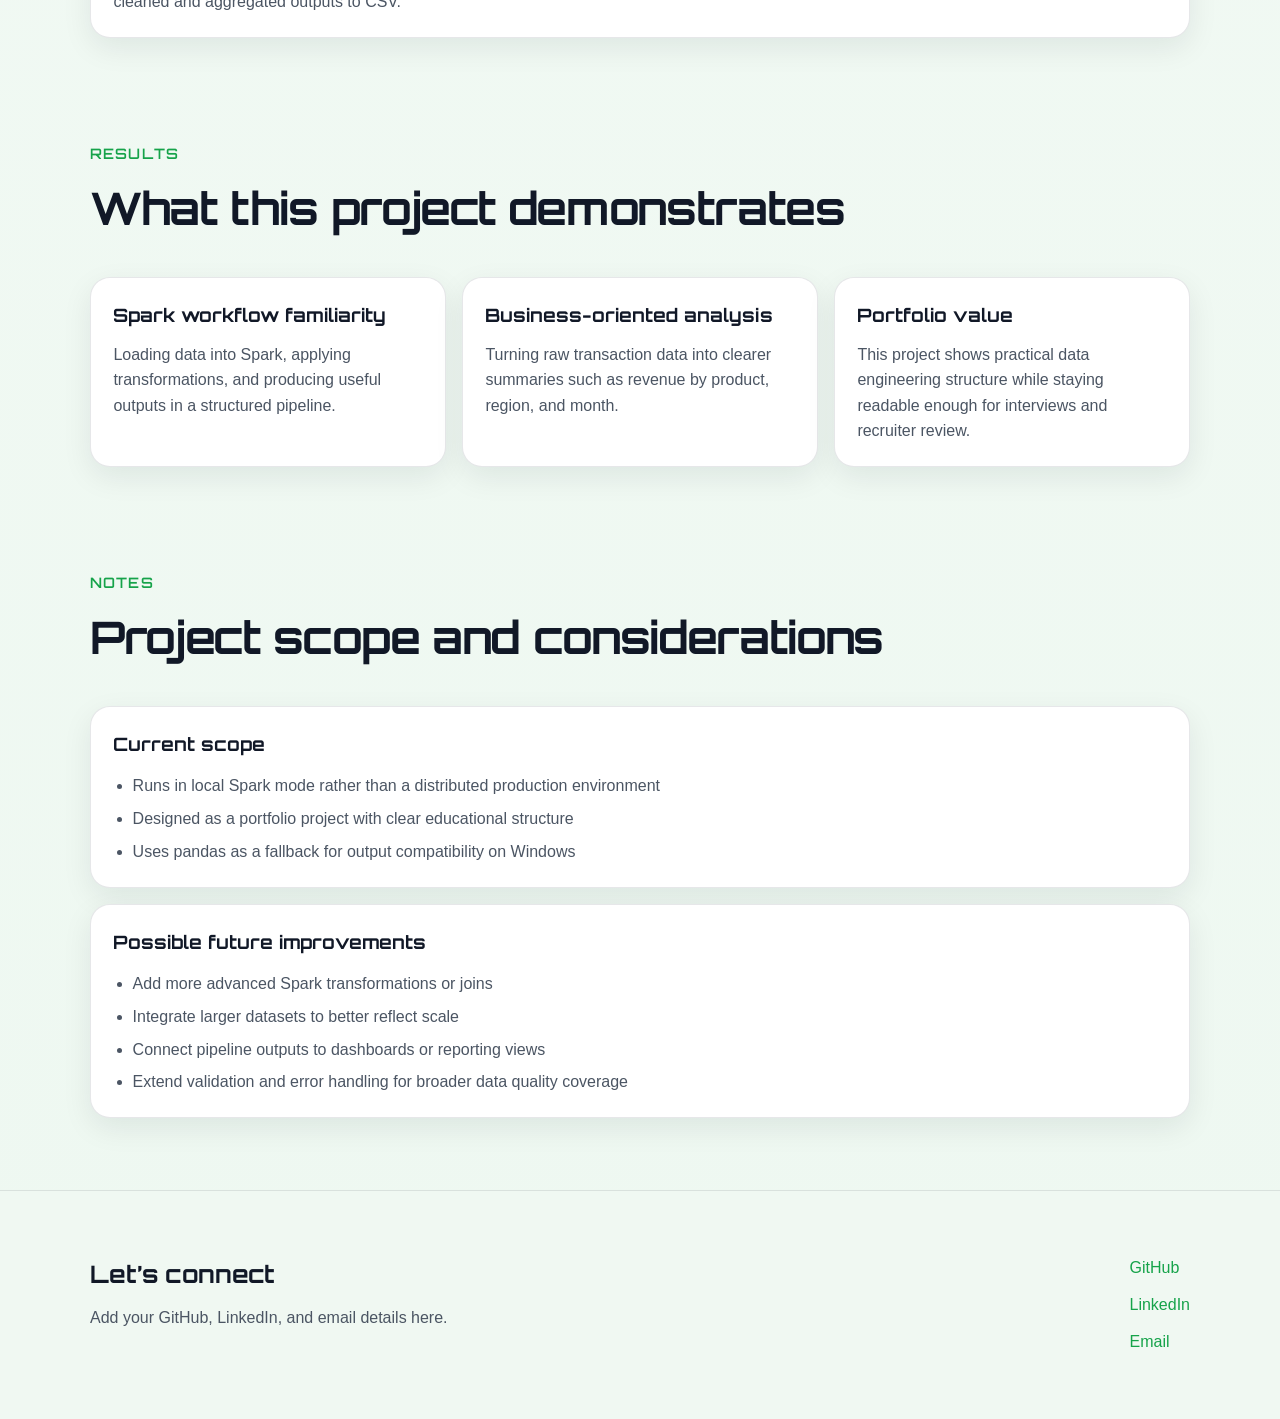
<file: projects/spark-sales-pipeline.html>
<!DOCTYPE html>
<html lang="en">
<head>
  <meta charset="UTF-8" />
  <meta name="viewport" content="width=device-width, initial-scale=1.0" />
  <title>PySpark E-Commerce Sales Data Pipeline | Matthew Delamasa</title>
  <meta
    name="description"
    content="A PySpark data pipeline project for ingesting, cleaning, transforming, and analyzing e-commerce sales data."
  />
  <link rel="preconnect" href="https://fonts.googleapis.com">
  <link rel="preconnect" href="https://fonts.gstatic.com" crossorigin>
  <link href="https://fonts.googleapis.com/css2?family=Orbitron:wght@400;500;600;700&display=swap" rel="stylesheet">
  <link rel="stylesheet" href="../style.css" />
</head>
<body>
  <header class="site-header">
    <div class="container nav">
      <a href="../index.html" class="logo">MD</a>

      <nav class="nav-links">
        <a href="../index.html#about">About</a>
        <a href="../index.html#categories">Projects</a>
        <a href="#contact">Contact</a>
      </nav>
    </div>
  </header>

  <main class="project-page">
    <section class="project-hero">
      <div class="container">
        <p class="eyebrow">Data Pipeline • PySpark • Data Engineering</p>
        <h1>PySpark E-Commerce Sales Data Pipeline</h1>
        <p class="project-hero-text">
          A beginner-to-intermediate Spark pipeline built to ingest raw e-commerce
          sales data, clean and transform it, generate business insights, and export
          processed outputs for analysis.
        </p>

        <div class="hero-buttons">
          <a href="https://github.com/MatthewDmasa/spark-sales-pipeline" target="_blank" class="btn btn-primary">View GitHub</a>
          <a href="../index.html#categories" class="btn btn-secondary">Back to Projects</a>
        </div>
      </div>
    </section>

    <section class="project-overview">
      <div class="container">
        <div class="section-heading">
          <p class="section-label">Overview</p>
          <h2>Project Summary</h2>
        </div>

        <div class="project-grid">
          <article class="project-card">
            <h3>What it does</h3>
            <p>
              This pipeline loads raw CSV sales data into Spark, performs cleaning and
              validation, creates transformed fields such as revenue and date-based
              features, generates business insights, and exports the final outputs.
            </p>
          </article>

          <article class="project-card">
            <h3>Why I built it</h3>
            <p>
              I wanted a project that demonstrated Spark-style data handling and
              transformation logic while still being approachable and easy to explain
              in a portfolio or interview setting.
            </p>
          </article>

          <article class="project-card">
            <h3>Core stack</h3>
            <p>
              Python, PySpark, pandas, and Apache Spark running in local mode.
            </p>
          </article>
        </div>
      </div>
    </section>

    <section class="project-media">
      <div class="container">
        <div class="section-heading">
          <p class="section-label">Project Media</p>
          <h2>Pipeline screenshots and outputs</h2>
        </div>

        <div class="media-grid">
          <article class="media-card media-card-large">
            <h3>Pipeline Run Output</h3>
            <img
              src="../assets/images/spark-pipeline-run.png"
              alt="Terminal output showing the PySpark sales pipeline running successfully"
            />
            <p class="media-caption">
              Terminal output showing the Spark pipeline run,
              including ingestion, transformation, and export steps.
            </p>
          </article>

          <article class="media-card">
            <h3>Folder Structure</h3>
            <img
              src="../assets/images/spark-folder-structure.png"
              alt="Repository folder structure for the PySpark sales pipeline project"
            />
            <p class="media-caption">
              VS Code project structure showing data, output,
              src, and supporting files.
            </p>
          </article>

          <article class="media-card media-card-large">
            <h3>Aggregated Insight Output</h3>
            <img
              src="../assets/images/spark-aggregated-output.png"
              alt="Aggregated business insight output from the PySpark sales pipeline"
            />
            <p class="media-caption">
              Project outputs displaying aggrgated sales data.
            </p>
          </article>
        </div>
      </div>
    </section>

    <section class="project-details">
      <div class="container">
        <div class="section-heading">
          <p class="section-label">Implementation</p>
          <h2>How the pipeline was structured</h2>
        </div>

        <div class="detail-stack">
          <article class="detail-card">
            <h3>Data ingestion</h3>
            <p>
              The workflow begins by loading raw CSV data into a Spark DataFrame, with
              schema inference and initial structure validation.
            </p>
          </article>

          <article class="detail-card">
            <h3>Cleaning</h3>
            <p>
              The pipeline removes duplicates, drops rows with missing critical values,
              filters invalid numeric fields, and converts date columns into usable formats.
            </p>
          </article>

          <article class="detail-card">
            <h3>Transformation</h3>
            <p>
              Derived fields are created to support analysis, including revenue
              calculations and extracted year and month values from order dates.
            </p>
          </article>

          <article class="detail-card">
            <h3>Aggregation and export</h3>
            <p>
              The project generates higher-level insights such as top products by
              revenue, regional sales summaries, and monthly revenue trends, then
              exports cleaned and aggregated outputs to CSV.
            </p>
          </article>
        </div>
      </div>
    </section>

    <section class="project-results">
      <div class="container">
        <div class="section-heading">
          <p class="section-label">Results</p>
          <h2>What this project demonstrates</h2>
        </div>

        <div class="project-grid">
          <article class="project-card">
            <h3>Spark workflow familiarity</h3>
            <p>
              Loading data into Spark, applying transformations, and producing useful
              outputs in a structured pipeline.
            </p>
          </article>

          <article class="project-card">
            <h3>Business-oriented analysis</h3>
            <p>
              Turning raw transaction data into clearer summaries such as revenue by
              product, region, and month.
            </p>
          </article>

          <article class="project-card">
            <h3>Portfolio value</h3>
            <p>
              This project shows practical data engineering structure while staying
              readable enough for interviews and recruiter review.
            </p>
          </article>
        </div>
      </div>
    </section>

    <section class="project-challenges">
      <div class="container">
        <div class="section-heading">
          <p class="section-label">Notes</p>
          <h2>Project scope and considerations</h2>
        </div>

        <div class="detail-stack">
          <article class="detail-card">
            <h3>Current scope</h3>
            <ul>
              <li>Runs in local Spark mode rather than a distributed production environment</li>
              <li>Designed as a portfolio project with clear educational structure</li>
              <li>Uses pandas as a fallback for output compatibility on Windows</li>
            </ul>
          </article>

          <article class="detail-card">
            <h3>Possible future improvements</h3>
            <ul>
              <li>Add more advanced Spark transformations or joins</li>
              <li>Integrate larger datasets to better reflect scale</li>
              <li>Connect pipeline outputs to dashboards or reporting views</li>
              <li>Extend validation and error handling for broader data quality coverage</li>
            </ul>
          </article>
        </div>
      </div>
    </section>
  </main>

  <footer id="contact" class="site-footer">
    <div class="container footer-content">
      <div>
        <h2>Let’s connect</h2>
        <p>
          Add your GitHub, LinkedIn, and email details here.
        </p>
      </div>

      <div class="footer-links">
        <a href="https://github.com/MatthewDmasa?tab=repositories">GitHub</a>
        <a href="https://www.linkedin.com/in/matthew-delamasa/">LinkedIn</a>
        <a href="mailto:matthew.delamasa@outlook.com">Email</a>
      </div>
    </div>
  </footer>
</body>
</html>
</file>
<file: style.css>
:root {
  --bg: #f7fbf8;
  --bg-alt: #edf7f0;
  --card: #ffffff;
  --border: rgba(15, 23, 42, 0.10);
  --text: #111827;
  --muted: #4b5563;
  --accent: #16a34a;
  --accent-strong: #22c55e;
  --accent-dark: #15803d;
  --accent-soft: #dcfce7;
  --max-width: 1100px;
  --radius: 20px;
  --shadow: 0 10px 30px rgba(16, 24, 40, 0.08);
}

* {
  box-sizing: border-box;
  margin: 0;
  padding: 0;
}

html {
  scroll-behavior: smooth;
}

body {
  font-family: "Segoe UI", Arial, sans-serif;
  background:
    radial-gradient(circle at top left, rgba(34, 197, 94, 0.08), transparent 28%),
    linear-gradient(to bottom, #f7fbf8, #eef8f1);
  color: var(--text);
  line-height: 1.6;
}

a {
  color: inherit;
  text-decoration: none;
}

.container {
  width: min(92%, var(--max-width));
  margin: 0 auto;
}

.site-header {
  position: sticky;
  top: 0;
  z-index: 100;
  background: rgba(247, 251, 248, 0.88);
  backdrop-filter: blur(14px);
  border-bottom: 1px solid var(--border);
}

.nav {
  display: flex;
  justify-content: space-between;
  align-items: center;
  padding: 1rem 0;
}

.logo {
  font-size: 1.1rem;
  font-weight: 700;
  letter-spacing: 0.08em;
}

.nav-links {
  display: flex;
  gap: 1.5rem;
}

.nav-links a {
  color: var(--muted);
  transition: color 0.2s ease;
}

.nav-links a:hover {
  color: var(--accent);
}

.hero {
  min-height: 88vh;
  display: flex;
  align-items: center;
  padding: 4rem 0;
}

.hero-content {
  max-width: 760px;
}

.eyebrow {
  color: var(--accent);
  font-size: 0.95rem;
  font-weight: 600;
  letter-spacing: 0.08em;
  text-transform: uppercase;
  margin-bottom: 1rem;
}

.hero h1 {
  font-size: clamp(2.5rem, 5vw, 4.8rem);
  line-height: 1.05;
  letter-spacing: -0.04em;
  margin-bottom: 1.25rem;
}

.hero h1 span {
  color: var(--accent);
}

.hero-text {
  color: var(--muted);
  font-size: 1.08rem;
  max-width: 62ch;
  margin-bottom: 2rem;
}

.hero-buttons {
  display: flex;
  gap: 1rem;
  flex-wrap: wrap;
}

.btn {
  display: inline-block;
  padding: 0.9rem 1.3rem;
  border-radius: 999px;
  font-weight: 600;
  transition: transform 0.2s ease, opacity 0.2s ease, background 0.2s ease, color 0.2s ease;
}

.btn:hover {
  transform: translateY(-2px);
}

.btn-primary {
  background: var(--accent-strong);
  color: #ffffff;
}

.btn-primary:hover {
  background: var(--accent-dark);
}

.btn-secondary {
  border: 1px solid var(--border);
  background: #ffffff;
  color: var(--text);
}

.btn-secondary:hover {
  border-color: rgba(34, 197, 94, 0.35);
}

.about,
.categories,
.featured {
  padding: 5rem 0;
}

.section-heading {
  margin-bottom: 2rem;
}

.section-label {
  color: var(--accent);
  text-transform: uppercase;
  letter-spacing: 0.08em;
  font-size: 0.9rem;
  font-weight: 600;
  margin-bottom: 0.5rem;
}

.section-heading h2 {
  font-size: clamp(1.8rem, 4vw, 2.8rem);
  letter-spacing: -0.03em;
}

.about-card,
.featured-card,
.category-panel,
.project-card,
.detail-card,
.media-card {
  background: var(--card);
  border: 1px solid var(--border);
  border-radius: var(--radius);
  box-shadow: var(--shadow);
}

.about-card,
.featured-card {
  padding: 1.6rem;
  color: var(--muted);
}

.category-stack {
  display: flex;
  flex-direction: column;
  gap: 1.5rem;
}

.category-panel {
  padding: 1.5rem;
}

.category-panel-header {
  display: flex;
  align-items: center;
  gap: 1rem;
  margin-bottom: 0.75rem;
}

.category-panel-header h3 {
  font-size: 1.5rem;
}

.card-tag {
  color: var(--accent);
  font-size: 0.9rem;
  font-weight: 700;
}

.category-description {
  color: var(--muted);
  margin-bottom: 1.25rem;
  max-width: 75ch;
}

.project-list {
  display: grid;
  grid-template-columns: repeat(auto-fit, minmax(260px, 1fr));
  gap: 1rem;
}

.project-item {
  background: #ffffff;
  border: 1px solid var(--border);
  border-radius: 16px;
  padding: 1.2rem;
  transition: transform 0.2s ease, border-color 0.2s ease, box-shadow 0.2s ease;
}

.project-item:hover {
  transform: translateY(-3px);
  border-color: rgba(34, 197, 94, 0.35);
  box-shadow: 0 12px 30px rgba(34, 197, 94, 0.10);
}

.project-item h4 {
  font-size: 1.08rem;
  margin-bottom: 0.7rem;
}

.project-item p {
  color: var(--muted);
  font-size: 0.97rem;
  margin-bottom: 1rem;
}

.project-links {
  display: flex;
  gap: 1rem;
  flex-wrap: wrap;
}

.project-links a,
.card-link {
  color: var(--accent);
  font-weight: 600;
  font-size: 0.95rem;
  transition: color 0.2s ease;
}

.project-links a:hover,
.card-link:hover {
  color: var(--accent-dark);
}

.site-footer {
  padding: 4rem 0;
  border-top: 1px solid var(--border);
  background: #f0f8f2;
}

.footer-content {
  display: flex;
  justify-content: space-between;
  gap: 2rem;
  align-items: flex-start;
}

.footer-content h2 {
  margin-bottom: 0.7rem;
}

.footer-content p {
  color: var(--muted);
  max-width: 50ch;
}

.footer-links {
  display: flex;
  flex-direction: column;
  gap: 0.7rem;
}

.footer-links a {
  color: var(--accent);
  transition: color 0.2s ease;
}

.footer-links a:hover {
  color: var(--accent-dark);
}

/* Project page styles */
.project-page {
  padding-top: 1rem;
}

.project-hero {
  padding: 5rem 0 3rem;
}

.project-hero h1 {
  font-size: clamp(2.4rem, 5vw, 4.4rem);
  line-height: 1.05;
  letter-spacing: -0.04em;
  margin-bottom: 1.2rem;
  max-width: 12ch;
}

.project-hero-text {
  color: var(--muted);
  font-size: 1.08rem;
  max-width: 65ch;
  margin-bottom: 2rem;
}

.project-overview,
.project-details,
.project-results,
.project-challenges,
.project-media {
  padding: 2rem 0 4.5rem;
}

.project-grid {
  display: grid;
  grid-template-columns: repeat(auto-fit, minmax(240px, 1fr));
  gap: 1rem;
}

.project-card,
.detail-card {
  padding: 1.4rem;
}

.project-card h3,
.detail-card h3 {
  margin-bottom: 0.75rem;
  font-size: 1.15rem;
}

.project-card p,
.detail-card p,
.detail-card li {
  color: var(--muted);
}

.detail-stack {
  display: flex;
  flex-direction: column;
  gap: 1rem;
}

.detail-card ul {
  margin-top: 0.9rem;
  padding-left: 1.2rem;
}

.detail-card li + li {
  margin-top: 0.45rem;
}

/* Media section */
.media-grid {
  display: grid;
  grid-template-columns: 1fr 1fr;
  gap: 1rem;
}

.media-card {
  padding: 1rem;
  overflow: hidden;
}

.media-card-large {
  grid-column: 1 / -1;
}

.media-card h3 {
  margin-bottom: 0.85rem;
  font-size: 1.05rem;
}

.media-card img,
.media-card video {
  width: 100%;
  height: auto;
  display: block;
  border-radius: 14px;
  border: 1px solid rgba(15, 23, 42, 0.08);
  background: #f3f4f6;
}

.media-card video {
  background: #000;
}

.media-caption {
  color: var(--muted);
  font-size: 0.92rem;
  margin-top: 0.8rem;
}

/* Optional digital/tech heading style */
.logo,
.eyebrow,
.section-label,
.hero h1,
.project-hero h1,
.section-heading h2,
.category-panel-header h3,
.project-item h4,
.project-card h3,
.detail-card h3,
.footer-content h2 {
  font-family: "Orbitron", "Segoe UI", Arial, sans-serif;
}

@media (max-width: 900px) {
  .footer-content {
    flex-direction: column;
  }
}

@media (max-width: 800px) {
  .media-grid {
    grid-template-columns: 1fr;
  }

  .media-card-large {
    grid-column: auto;
  }
}

@media (max-width: 640px) {
  .nav {
    flex-direction: column;
    gap: 0.9rem;
  }

  .nav-links {
    gap: 1rem;
    flex-wrap: wrap;
    justify-content: center;
  }

  .hero {
    min-height: auto;
    padding: 5rem 0 3.5rem;
  }

  .hero-buttons {
    flex-direction: column;
    align-items: flex-start;
  }

  .btn {
    width: fit-content;
  }

  .category-panel-header {
    flex-direction: column;
    align-items: flex-start;
    gap: 0.35rem;
  }
}
</file>
